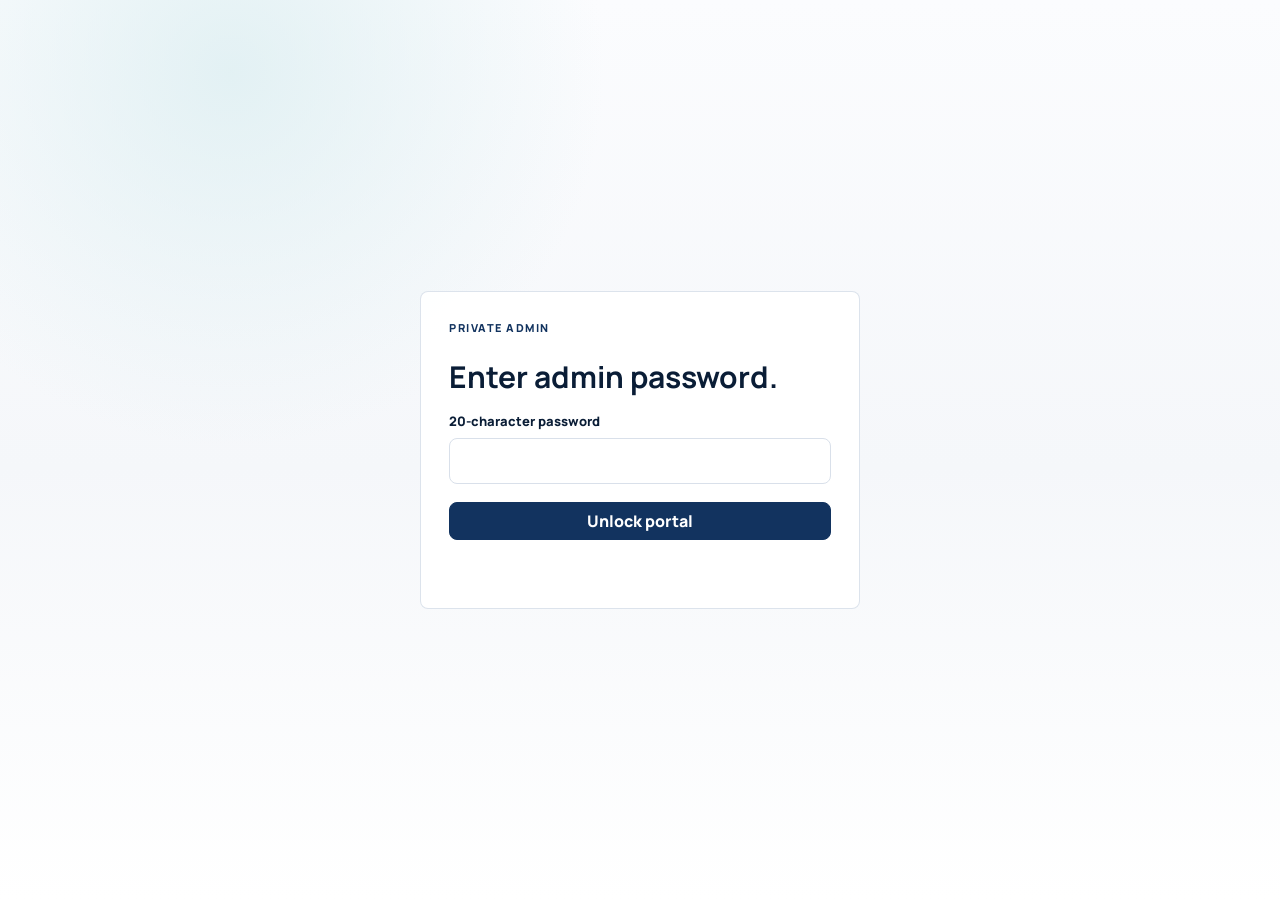
<file: hdlxmpfpfmxwdvbvvu/index.html>
<!doctype html>
<html lang="en">
  <head>
    <meta charset="UTF-8" />
    <meta name="viewport" content="width=device-width, initial-scale=1.0" />
    <base href="../" />
    <title>JM Studios Admin</title>
    <meta name="description" content="Create and update JM Studios client project dashboards." />
    <link rel="preconnect" href="https://fonts.googleapis.com" />
    <link rel="preconnect" href="https://fonts.gstatic.com" crossorigin />
    <link
      href="https://fonts.googleapis.com/css2?family=Manrope:wght@400;500;600;700;800&display=swap"
      rel="stylesheet"
    />
    <link rel="stylesheet" href="portal.css?v=8" />
  </head>
  <body class="admin-body is-locked">
    <header class="portal-topbar">
      <a class="portal-brand" href="index.html" aria-label="JM Studios home">
        <img src="assets/jm-studios-logo.png" alt="" aria-hidden="true" />
        <span>JM Studios</span>
      </a>
      <div class="topbar-actions">
        <button class="text-button" id="exportData" type="button">Export data</button>
        <button class="solid-button" id="newProject" type="button">New dashboard</button>
      </div>
    </header>

    <main class="admin-shell">
      <aside class="project-sidebar" aria-label="Project dashboards">
        <div class="sidebar-heading">
          <p class="eyebrow">Admin</p>
          <h1>Dashboards</h1>
        </div>
        <div class="project-list" id="projectList"></div>
      </aside>

      <section class="editor-panel" aria-label="Dashboard editor">
        <form id="projectForm" class="portal-form">
          <div class="editor-header">
            <div>
              <p class="eyebrow">Dashboard builder</p>
              <h2 id="editorTitle">New client dashboard</h2>
            </div>
            <div class="editor-actions">
              <button class="text-button danger" id="deleteProject" type="button">Delete</button>
              <button class="solid-button" type="submit">Save dashboard</button>
            </div>
          </div>

          <div class="form-grid">
            <label>
              Client name
              <input name="clientName" type="text" autocomplete="off" required />
            </label>
            <label>
              Client email
              <input name="clientEmail" type="email" autocomplete="off" />
            </label>
            <label>
              Project name
              <input name="projectName" type="text" autocomplete="off" required />
            </label>
            <label>
              Dashboard slug
              <input name="slug" type="text" autocomplete="off" required />
            </label>
            <label>
              Client password
              <input name="password" type="text" autocomplete="off" required />
            </label>
            <label>
              Target launch
              <input name="dueDate" type="date" />
            </label>
            <label>
              Project status
              <select name="status">
                <option>Quote sent</option>
                <option>Waiting on content</option>
                <option>Design in progress</option>
                <option>Build in progress</option>
                <option>Ready for review</option>
                <option>Launch prep</option>
                <option>Live</option>
              </select>
            </label>
            <label>
              Preview URL
              <input name="previewUrl" type="url" autocomplete="off" placeholder="https://preview.example.com" />
            </label>
          </div>

          <label class="wide-field">
            Client-facing update
            <textarea name="overview" rows="5" required></textarea>
          </label>

          <section class="setup-editor compact-section" aria-labelledby="setupEditorTitle">
            <div class="section-row">
              <div>
                <p class="eyebrow">Launch setup</p>
                <h3 id="setupEditorTitle">Domain, DNS, SSL, hosting</h3>
              </div>
              <button class="text-button" id="addSetupCheck" type="button">Add check</button>
            </div>
            <div class="setup-list" id="setupList"></div>
          </section>

          <section class="task-editor compact-section" aria-labelledby="taskEditorTitle">
            <div class="section-row">
              <div>
                <p class="eyebrow">Progress</p>
                <h3 id="taskEditorTitle">Checklist</h3>
              </div>
              <button class="text-button" id="addTask" type="button">Add item</button>
            </div>
            <div class="task-list" id="taskList"></div>
          </section>

          <section class="share-panel compact-section" aria-label="Dashboard publishing">
            <div>
              <p class="eyebrow">Client access</p>
              <h3>Dashboard link and password</h3>
              <p>
                Send the client this link and the password separately. The dashboard will show
                the project status, checklist, launch checks, and the preview URL you set above.
                Saving updates this slug dashboard, so refreshing the dashboard shows your latest
                admin changes in this browser.
              </p>
            </div>
            <div class="share-actions">
              <input id="dashboardLink" type="text" readonly aria-label="Dashboard link" />
              <button class="solid-button" id="copyDashboardLink" type="button">Copy link</button>
              <button class="text-button" id="copyPassword" type="button">Copy password</button>
              <a class="text-button" id="openDashboard" href="../dashboard.html" target="_blank" rel="noreferrer">Open</a>
            </div>
          </section>

          <section class="client-request-panel compact-section" aria-label="Client setup request">
            <div class="section-row">
              <div>
                <p class="eyebrow">Client request</p>
                <h3>Ask for setup access</h3>
                <p class="helper-copy">
                  Pick a preset or write a custom request. It shows at the top of this client dashboard and emails them through Resend.
                </p>
              </div>
            </div>
            <div class="request-preset-actions" aria-label="Setup request presets">
              <button class="text-button" data-client-request-preset="stripe" type="button">Stripe preset</button>
              <button class="text-button" data-client-request-preset="supabase" type="button">Supabase preset</button>
              <button class="text-button" data-client-request-preset="resend" type="button">Resend preset</button>
            </div>
            <div class="client-request-fields">
              <label>
                Request title
                <input id="clientRequestTitle" type="text" autocomplete="off" placeholder="Create Stripe account" />
              </label>
              <label class="wide-field">
                Request message
                <textarea id="clientRequestMessage" rows="4" placeholder="Tell the client exactly what to do."></textarea>
              </label>
            </div>
            <div class="client-request-actions">
              <button class="solid-button" id="sendClientRequest" type="button">Send request</button>
              <button class="text-button danger" id="clearClientRequest" type="button">Clear request</button>
            </div>
            <article class="client-request-summary" id="clientRequestSummary">
              <strong>Active request</strong>
              <p>No setup request is active for this dashboard.</p>
            </article>
            <p class="portal-status" id="clientRequestStatus" role="status" aria-live="polite"></p>
          </section>

          <section class="payment-request-panel compact-section" aria-label="Payment request">
            <div class="section-row">
              <div>
                <p class="eyebrow">Payment</p>
                <h3>Continue development request</h3>
                <p class="helper-copy">
                  After the first preview is ready, choose the package to request. The client dashboard will show that payment button at the top, and Resend will email the Stripe link.
                </p>
              </div>
            </div>
            <div class="payment-request-actions" aria-label="Request package payment">
              <button class="solid-button" data-payment-plan="starter" type="button">Ask for Starter website</button>
              <button class="solid-button" data-payment-plan="full" type="button">Ask for Full build</button>
              <button class="solid-button" data-payment-plan="care" type="button">Ask for Care package</button>
            </div>
            <div class="payment-plan-links" aria-label="Stripe payment links">
              <label>
                Starter website link
                <input id="starterPaymentLink" type="url" autocomplete="off" placeholder="https://buy.stripe.com/..." />
              </label>
              <label>
                Full build link
                <input id="fullPaymentLink" type="url" autocomplete="off" placeholder="https://buy.stripe.com/..." />
              </label>
              <label>
                Care package link
                <input id="carePaymentLink" type="url" autocomplete="off" placeholder="https://buy.stripe.com/..." />
              </label>
              <button class="text-button" id="savePaymentLinks" type="button">Save payment links</button>
            </div>
            <article class="payment-status-card" id="paymentStatusSummary">
              <strong>Payment status</strong>
              <p>No payment has been recorded for this dashboard yet.</p>
            </article>
            <p class="portal-status" id="paymentRequestStatus" role="status" aria-live="polite"></p>
          </section>

          <section class="file-request-editor compact-section" aria-labelledby="fileRequestEditorTitle">
            <div class="section-row">
              <div>
                <p class="eyebrow">Client files</p>
                <h3 id="fileRequestEditorTitle">Upload requests</h3>
              </div>
              <button class="text-button" id="addFileRequest" type="button">Add request</button>
            </div>
            <p class="helper-copy">
              Ask the client for logos, fonts, an existing site folder, brand photos, or any files you need.
              Their uploads show here after they save them from the dashboard.
            </p>
            <div class="file-request-list admin-request-list" id="fileRequestList"></div>
          </section>

          <section class="website-preview-editor compact-section" aria-labelledby="websitePreviewTitle">
            <div class="section-row preview-heading-row">
              <div>
                <p class="eyebrow">Website preview</p>
                <h3 id="websitePreviewTitle">Imported build tester</h3>
              </div>
              <label class="file-import-button">
                Import folder
                <input id="previewFolderInput" type="file" multiple webkitdirectory />
              </label>
              <label class="file-import-button secondary-import">
                Import files
                <input id="previewFileInput" type="file" multiple />
              </label>
            </div>

            <div class="preview-toolbar" aria-label="Website preview controls">
              <label>
                Page
                <select id="previewRoute"></select>
              </label>
              <div class="viewport-controls" role="group" aria-label="Preview viewport size">
                <button class="text-button active" data-preview-size="desktop" type="button">Desktop</button>
                <button class="text-button" data-preview-size="tablet" type="button">Tablet</button>
                <button class="text-button" data-preview-size="mobile" type="button">Mobile</button>
              </div>
              <button class="text-button danger" id="clearPreview" type="button">Clear preview</button>
            </div>

            <div class="browser-preview-shell" id="browserPreviewShell" data-scroll-guard>
              <div class="browser-preview-top">
                <span></span>
                <span></span>
                <span></span>
                <p id="previewAddress">No website imported</p>
              </div>
              <div class="preview-empty" id="previewEmpty">
                <strong>Import a static site folder to preview it here.</strong>
                <p>Choose the folder that contains the website files, like index.html, CSS, JS, and images.</p>
              </div>
              <iframe id="websitePreviewFrame" title="Imported website preview" sandbox="allow-scripts allow-forms allow-popups"></iframe>
            </div>

            <div class="admin-feedback-panel" aria-label="Client preview feedback">
              <div class="section-row">
                <div>
                  <p class="eyebrow">Client feedback</p>
                  <h3>Preview notes and annotations</h3>
                </div>
              </div>
              <article class="feedback-note-card">
                <strong>General preview notes</strong>
                <p id="adminPreviewNotes">No preview notes yet.</p>
              </article>
              <div class="annotation-list" id="adminAnnotationList"></div>
            </div>
          </section>
          <p class="portal-status" id="portalStatus" role="status" aria-live="polite"></p>
        </form>
      </section>
    </main>

    <script src="contact-config.js"></script>
    <script src="admin.js?v=8"></script>
  </body>
</html>
</file>
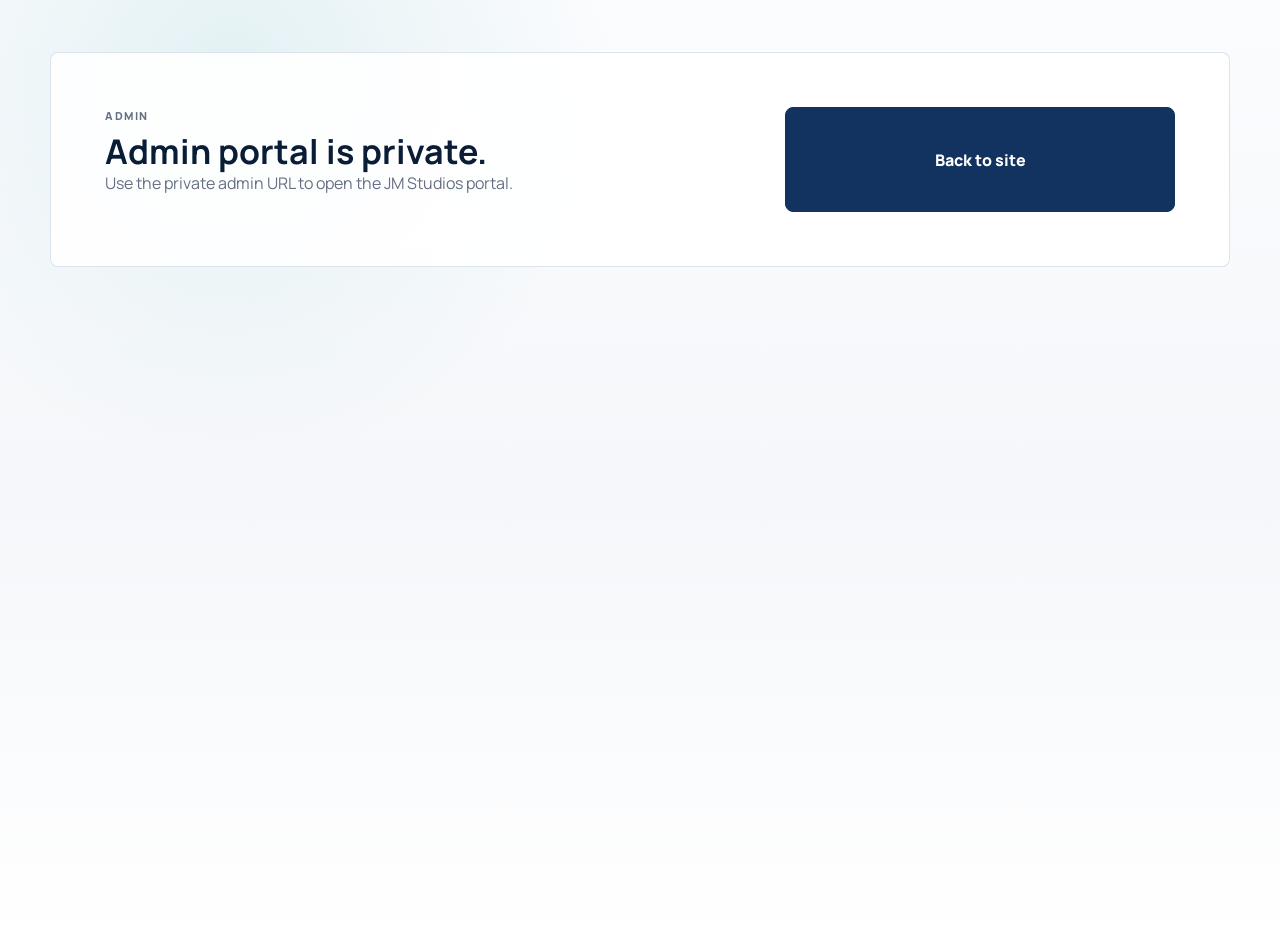
<file: admin.html>
<!doctype html>
<html lang="en">
  <head>
    <meta charset="UTF-8" />
    <meta name="viewport" content="width=device-width, initial-scale=1.0" />
    <title>JM Studios Admin</title>
    <meta name="description" content="Create and update JM Studios client project dashboards." />
    <link rel="preconnect" href="https://fonts.googleapis.com" />
    <link rel="preconnect" href="https://fonts.gstatic.com" crossorigin />
    <link
      href="https://fonts.googleapis.com/css2?family=Manrope:wght@400;500;600;700;800&display=swap"
      rel="stylesheet"
    />
    <link rel="stylesheet" href="portal.css?v=1" />
  </head>
  <body class="admin-body">
    <main class="dashboard-shell">
      <section class="access-panel">
        <div>
          <p class="eyebrow">Admin</p>
          <h1>Admin portal is private.</h1>
          <p>Use the private admin URL to open the JM Studios portal.</p>
        </div>
        <a class="solid-button" href="index.html">Back to site</a>
      </section>
    </main>
  </body>
</html>
</file>
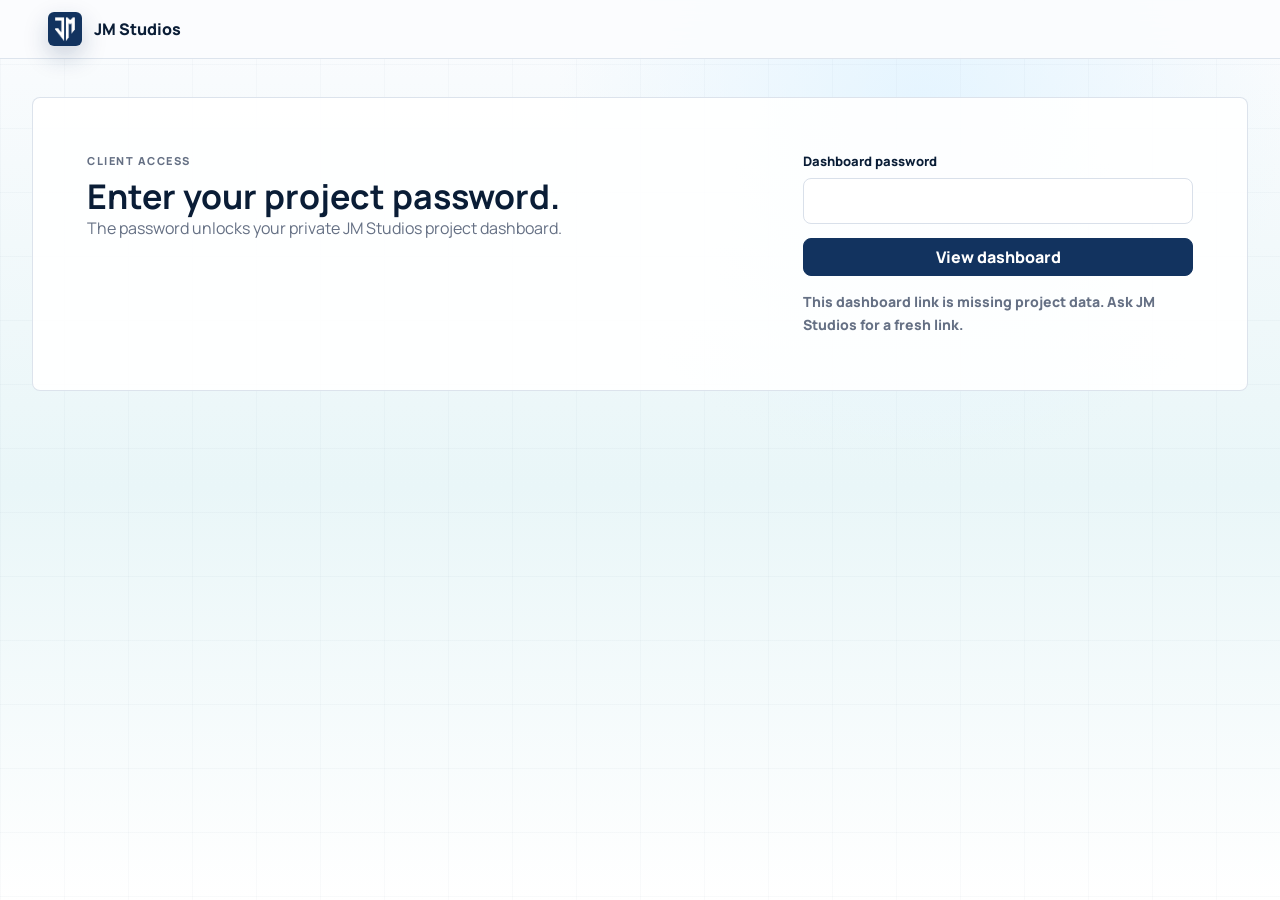
<file: dashboard.html>
<!doctype html>
<html lang="en">
  <head>
    <meta charset="UTF-8" />
    <meta name="viewport" content="width=device-width, initial-scale=1.0" />
    <title>JM Studios Project Dashboard</title>
    <meta name="description" content="Client project dashboard for JM Studios website builds." />
    <link rel="preconnect" href="https://fonts.googleapis.com" />
    <link rel="preconnect" href="https://fonts.gstatic.com" crossorigin />
    <link
      href="https://fonts.googleapis.com/css2?family=Manrope:wght@400;500;600;700;800&display=swap"
      rel="stylesheet"
    />
    <link rel="stylesheet" href="portal.css?v=9" />
  </head>
  <body class="dashboard-body client-dashboard-body">
    <header class="portal-topbar client-topbar">
      <a class="portal-brand" href="index.html" aria-label="JM Studios home">
        <img src="assets/jm-studios-logo.png" alt="" aria-hidden="true" />
        <span>JM Studios</span>
      </a>
    </header>

    <main class="dashboard-shell">
      <section class="access-panel" id="accessPanel">
        <div>
          <p class="eyebrow">Client access</p>
          <h1>Enter your project password.</h1>
          <p>The password unlocks your private JM Studios project dashboard.</p>
        </div>
        <form id="passwordForm" class="password-form">
          <label>
            Dashboard password
            <input id="dashboardPassword" type="password" autocomplete="current-password" required />
          </label>
          <button class="solid-button" type="submit">View dashboard</button>
          <p class="portal-status" id="dashboardStatus" role="status" aria-live="polite"></p>
        </form>
      </section>

      <section class="client-dashboard hidden" id="clientDashboard" aria-live="polite">
        <section class="client-hero" id="status">
          <div class="client-browser-card" aria-label="Website project status preview">
            <div class="client-browser-top">
              <span></span>
              <span></span>
              <span></span>
              <p id="projectName">clientsite.com</p>
            </div>
            <div class="client-browser-content">
              <article class="payment-banner hidden" id="paymentBanner">
                <div>
                  <span>Payment requested</span>
                  <strong id="paymentBannerTitle">Pay for us to keep developing it.</strong>
                  <p>JM Studios has sent the first working preview. Complete the payment to keep the build moving.</p>
                  <label class="payment-terms-row" id="paymentTermsRow">
                    <input id="paymentTermsAccepted" type="checkbox" />
                    <span>
                      I agree to the
                      <a href="terms.html" target="_blank" rel="noreferrer">Terms & Conditions</a>
                      before continuing.
                    </span>
                  </label>
                  <small class="payment-terms-status" id="paymentTermsStatus" aria-live="polite"></small>
                </div>
                <a class="solid-button hidden is-disabled" id="paymentLink" href="#" target="_blank" rel="noreferrer" aria-disabled="true">Pay with Stripe</a>
              </article>
              <aside class="payment-sticky-reminder hidden" id="paymentStickyReminder" aria-live="polite">
                <span>Payment is required to continue development.</span>
                <button class="text-button" id="scrollToPayment" type="button">Back to payment</button>
              </aside>
              <article class="client-request-banner hidden" id="clientRequestBanner">
                <div>
                  <span>Action needed</span>
                  <strong id="clientRequestTitle">Setup request from JM Studios.</strong>
                  <p id="clientRequestMessage">JM Studios needs one setup item before continuing.</p>
                </div>
              </article>
              <aside class="request-sticky-reminder hidden" id="clientRequestStickyReminder" aria-live="polite">
                <span id="clientRequestReminderText">JM Studios needs one setup item.</span>
                <button class="text-button" id="scrollToClientRequest" type="button">Back to request</button>
              </aside>

              <article class="mock-project-intro">
                <p class="eyebrow" id="clientName"></p>
                <h1 id="projectTitle"></h1>
                <p id="projectOverview"></p>
                <div class="client-hero-meta">
                  <span id="projectStatus"></span>
                  <span id="launchDate"></span>
                </div>
              </article>
              <article class="mock-status-card">
                <span>Launch status</span>
                <strong id="heroStatus"></strong>
                <div class="mock-progress"><i id="heroProgress"></i></div>
              </article>
              <article class="mock-mini-card">
                <span>Domain</span>
                <strong id="heroDomain"></strong>
              </article>
              <article class="mock-mini-card">
                <span>DNS</span>
                <strong id="heroDns"></strong>
              </article>
              <article class="mock-mini-card dark">
                <span>SSL</span>
                <strong id="heroSsl"></strong>
              </article>
              <article class="mock-mini-card dark">
                <span>Hosting</span>
                <strong id="heroHosting"></strong>
              </article>
              <article class="mock-site-preview" id="preview" data-scroll-guard>
                <div class="mock-preview-top">
                  <div class="preview-title-stack">
                    <span id="livePreviewAddress">Preview URL not set</span>
                    <small id="previewUpdatedAt">Last updated: Not yet</small>
                  </div>
                  <div class="preview-actions">
                    <button class="text-button hidden" id="toggleAnnotation" type="button">Annotate</button>
                    <a class="hidden" id="openPreviewLink" href="#" target="_blank" rel="noreferrer">Open</a>
                  </div>
                </div>
                <div class="preview-empty" id="livePreviewEmpty">
                  <strong>Preview is not ready yet.</strong>
                  <p>JM Studios will add the website preview here when there is a build ready to test.</p>
                </div>
                <iframe id="livePreviewFrame" class="hidden" title="Website preview"></iframe>
                <div class="annotation-composer hidden" id="annotationComposer">
                  <div>
                    <strong id="annotationTargetLabel">Selected element</strong>
                    <p>Write what should change or what you noticed.</p>
                  </div>
                  <textarea id="annotationNoteInput" rows="3" placeholder="Example: Make this headline shorter, change this photo, or fix this button."></textarea>
                  <div class="composer-actions">
                    <button class="solid-button" id="saveAnnotation" type="button">Save note</button>
                    <button class="text-button" id="cancelAnnotation" type="button">Cancel</button>
                  </div>
                </div>
                <div class="preview-feedback">
                  <label>
                    Preview notes
                    <textarea id="previewNotesInput" rows="4" placeholder="Write general thoughts about the preview here."></textarea>
                  </label>
                  <div class="composer-actions">
                    <button class="solid-button" id="savePreviewNotes" type="button">Save preview notes</button>
                    <p class="portal-status" id="feedbackStatus" role="status" aria-live="polite"></p>
                  </div>
                  <div class="annotation-list" id="clientAnnotationList"></div>
                </div>
              </article>

              <article class="mock-dashboard-list project-files-panel" id="projectFiles">
                <div class="section-row">
                  <div>
                    <span>Files</span>
                    <strong>Project files and requests</strong>
                  </div>
                </div>
                <p class="helper-copy">Upload logos, fonts, existing website files, or anything JM Studios requested for this build.</p>
                <div class="file-request-list" id="clientFileRequestList"></div>
              </article>

              <article class="mock-dashboard-list" id="checklist">
                <div class="section-row">
                  <div>
                    <span>Progress</span>
                    <strong>Build checklist</strong>
                  </div>
                  <b id="progressPercent"></b>
                </div>
                <div class="meter" aria-hidden="true"><span id="progressBar"></span></div>
                <div class="client-task-list" id="clientTaskList"></div>
              </article>

              <article class="mock-dashboard-list">
                <div>
                  <span>Launch setup</span>
                  <strong>Technical checks</strong>
                </div>
                <div class="client-setup-list" id="clientSetupList"></div>
              </article>
            </div>
          </div>
        </section>
      </section>
    </main>

    <script src="dashboard.js?v=11"></script>
  </body>
</html>
</file>
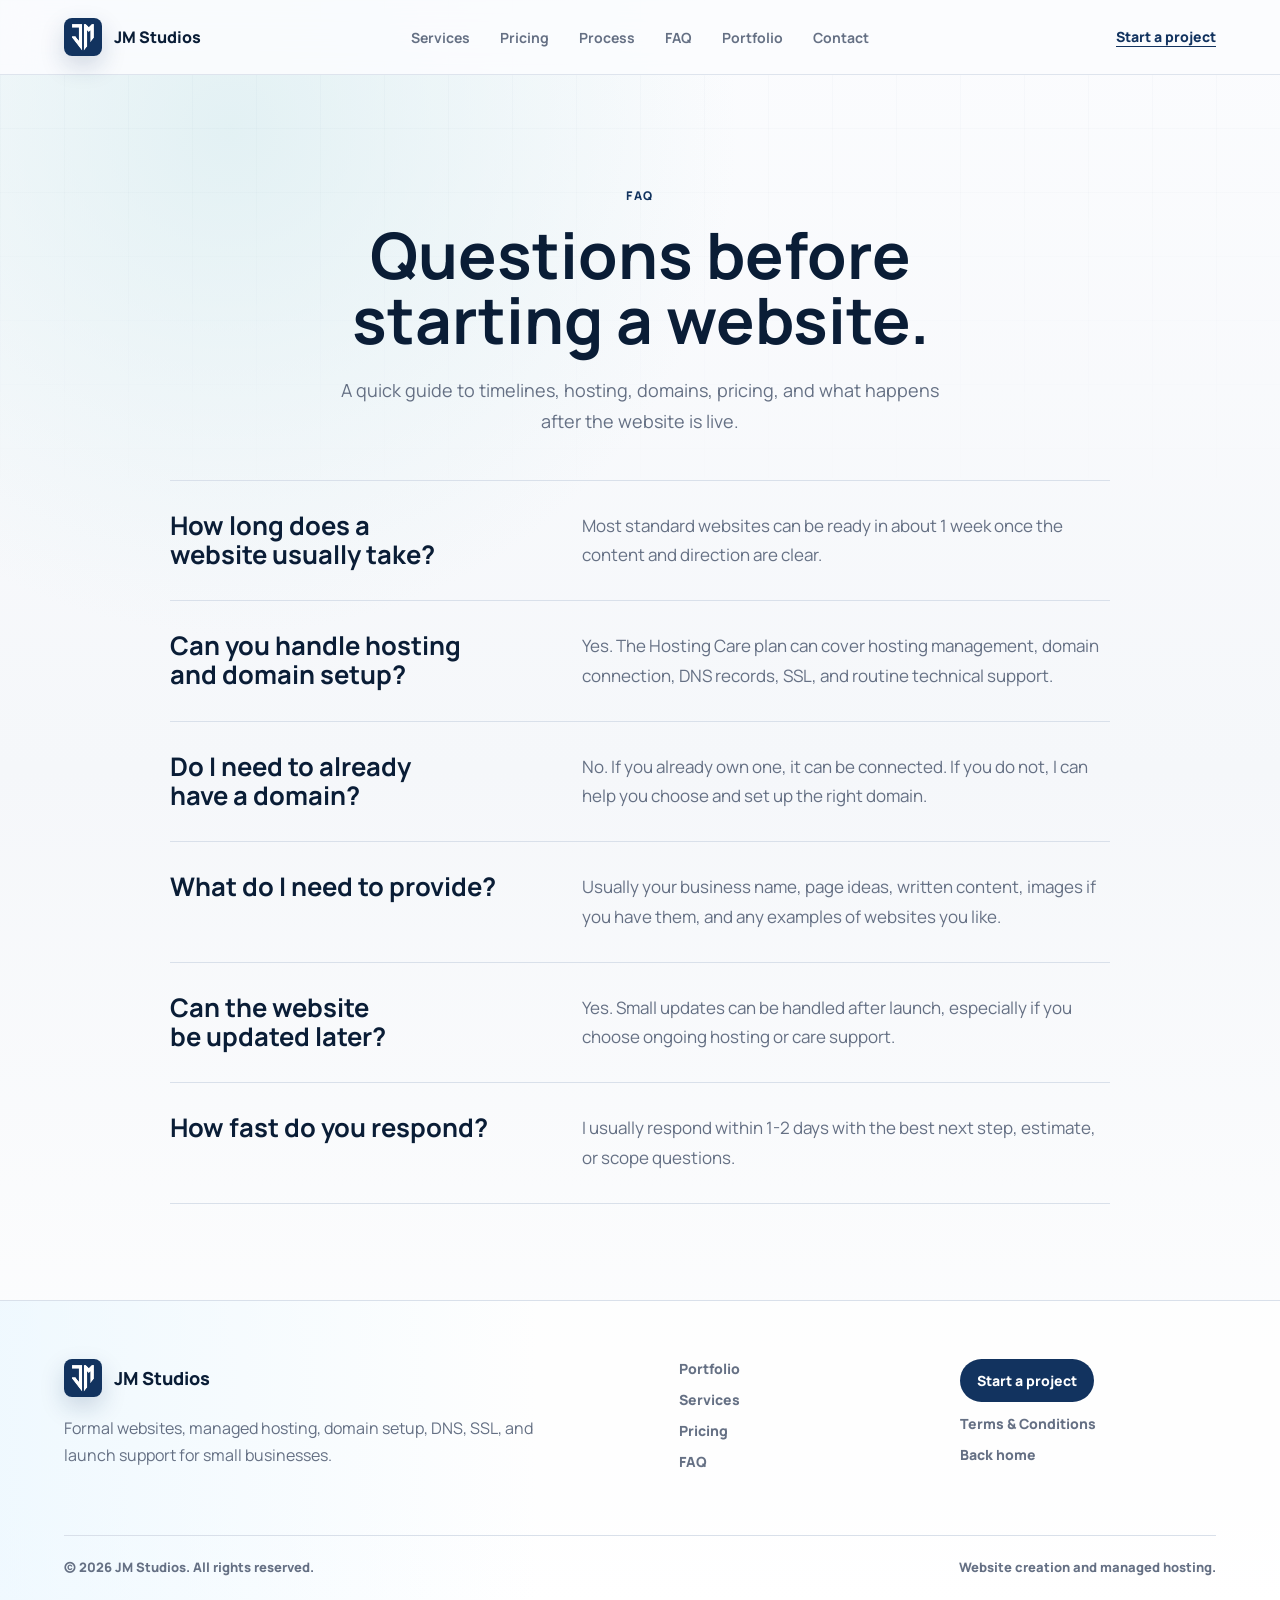
<file: faq.html>
<!doctype html>
<html lang="en">
  <head>
    <meta charset="UTF-8" />
    <meta name="viewport" content="width=device-width, initial-scale=1.0" />
    <title>FAQ | JM Studios</title>
    <meta
      name="description"
      content="Frequently asked questions about website builds, hosting, domains, DNS, launch timing, and care plans from JM Studios."
    />
    <link rel="preconnect" href="https://fonts.googleapis.com" />
    <link rel="preconnect" href="https://fonts.gstatic.com" crossorigin />
    <link
      href="https://fonts.googleapis.com/css2?family=Manrope:wght@400;500;600;700;800&display=swap"
      rel="stylesheet"
    />
    <link rel="stylesheet" href="styles.css?v=7" />
  </head>
  <body>
    <header class="site-header" data-elevate>
      <a class="brand" href="index.html" aria-label="JM Studios home">
        <img class="brand-mark" src="assets/jm-studios-logo.png" alt="" aria-hidden="true" />
        <span>JM Studios</span>
      </a>
      <nav class="desktop-nav" aria-label="Primary navigation">
        <a href="index.html#services">Services</a>
        <a href="index.html#pricing">Pricing</a>
        <a href="index.html#process">Process</a>
        <a href="faq.html" aria-current="page">FAQ</a>
        <a href="index.html#portfolio">Portfolio</a>
        <a href="index.html#contact">Contact</a>
      </nav>
      <a class="nav-action" href="index.html#contact">Start a project</a>
    </header>

    <main>
      <section class="faq-hero section-shell">
        <p class="eyebrow">FAQ</p>
        <h1>Questions before starting a website.</h1>
        <p>
          A quick guide to timelines, hosting, domains, pricing, and what happens after the
          website is live.
        </p>
      </section>

      <section class="faq-list section-shell" aria-label="Frequently asked questions">
        <article>
          <h2>How long does a website usually take?</h2>
          <p>Most standard websites can be ready in about 1 week once the content and direction are clear.</p>
        </article>
        <article>
          <h2>Can you handle hosting and domain setup?</h2>
          <p>Yes. The Hosting Care plan can cover hosting management, domain connection, DNS records, SSL, and routine technical support.</p>
        </article>
        <article>
          <h2>Do I need to already have a domain?</h2>
          <p>No. If you already own one, it can be connected. If you do not, I can help you choose and set up the right domain.</p>
        </article>
        <article>
          <h2>What do I need to provide?</h2>
          <p>Usually your business name, page ideas, written content, images if you have them, and any examples of websites you like.</p>
        </article>
        <article>
          <h2>Can the website be updated later?</h2>
          <p>Yes. Small updates can be handled after launch, especially if you choose ongoing hosting or care support.</p>
        </article>
        <article>
          <h2>How fast do you respond?</h2>
          <p>I usually respond within 1-2 days with the best next step, estimate, or scope questions.</p>
        </article>
      </section>
    </main>

    <footer class="site-footer">
      <div class="footer-main">
        <a class="footer-brand" href="index.html" aria-label="JM Studios home">
          <img class="brand-mark" src="assets/jm-studios-logo.png" alt="" aria-hidden="true" />
          <span>JM Studios</span>
        </a>
        <p>Formal websites, managed hosting, domain setup, DNS, SSL, and launch support for small businesses.</p>
      </div>
      <nav class="footer-nav" aria-label="Footer navigation">
        <a href="index.html#portfolio">Portfolio</a>
        <a href="index.html#services">Services</a>
        <a href="pricing.html">Pricing</a>
        <a href="faq.html">FAQ</a>
      </nav>
      <div class="footer-actions">
        <a class="footer-cta" href="index.html#contact">Start a project</a>
        <a href="terms.html">Terms & Conditions</a>
        <a href="index.html">Back home</a>
      </div>
      <div class="footer-bottom">
        <span>© 2026 JM Studios. All rights reserved.</span>
        <span>Website creation and managed hosting.</span>
      </div>
    </footer>
  </body>
</html>
</file>
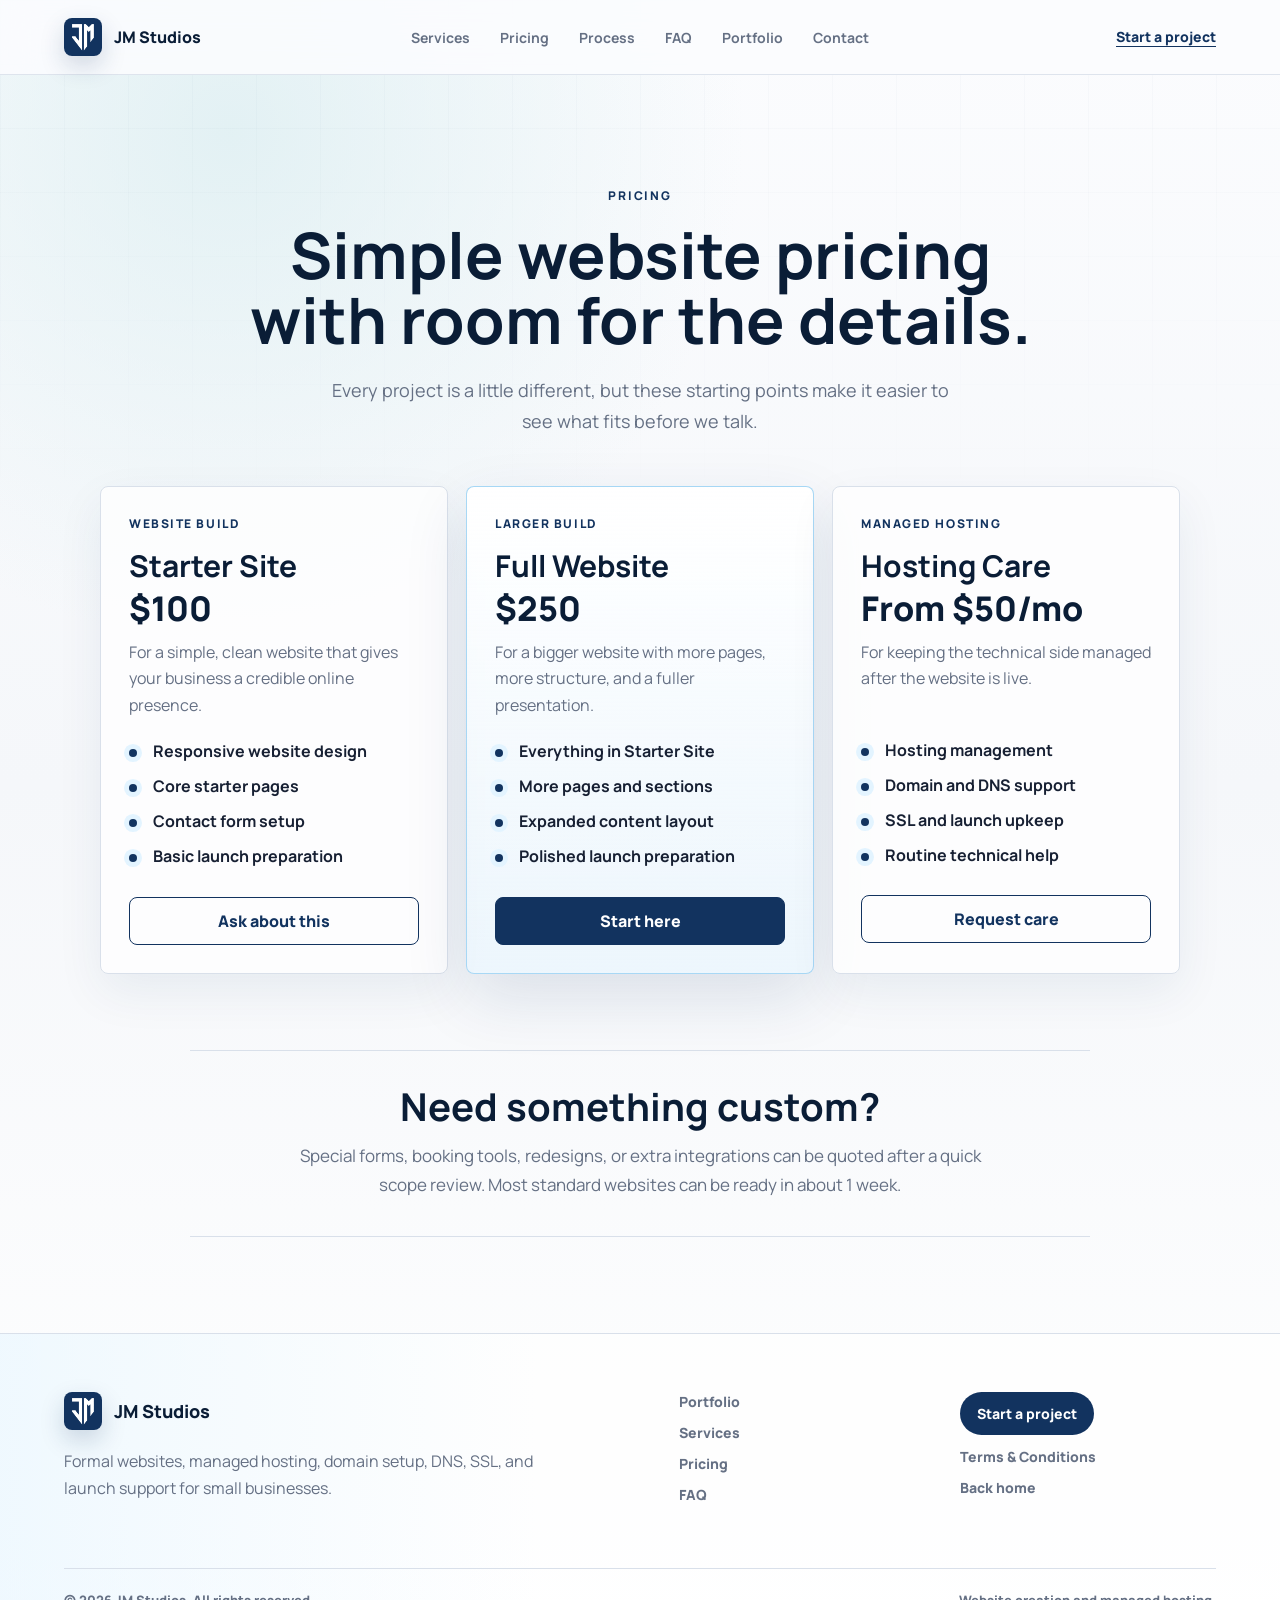
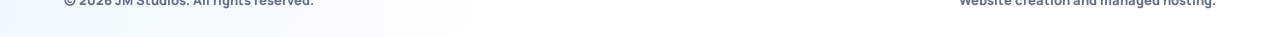
<file: pricing.html>
<!doctype html>
<html lang="en">
  <head>
    <meta charset="UTF-8" />
    <meta name="viewport" content="width=device-width, initial-scale=1.0" />
    <title>Pricing | JM Studios</title>
    <meta
      name="description"
      content="Website design, build, hosting setup, and care pricing for JM Studios."
    />
    <link rel="preconnect" href="https://fonts.googleapis.com" />
    <link rel="preconnect" href="https://fonts.gstatic.com" crossorigin />
    <link
      href="https://fonts.googleapis.com/css2?family=Manrope:wght@400;500;600;700;800&display=swap"
      rel="stylesheet"
    />
    <link rel="stylesheet" href="styles.css?v=7" />
  </head>
  <body>
    <header class="site-header" data-elevate>
      <a class="brand" href="index.html" aria-label="JM Studios home">
        <img class="brand-mark" src="assets/jm-studios-logo.png" alt="" aria-hidden="true" />
        <span>JM Studios</span>
      </a>
      <nav class="desktop-nav" aria-label="Primary navigation">
        <a href="index.html#services">Services</a>
        <a href="pricing.html" aria-current="page">Pricing</a>
        <a href="index.html#process">Process</a>
        <a href="faq.html">FAQ</a>
        <a href="index.html#portfolio">Portfolio</a>
        <a href="index.html#contact">Contact</a>
      </nav>
      <a class="nav-action" href="index.html#contact">Start a project</a>
    </header>

    <main>
      <section class="pricing-hero section-shell">
        <p class="eyebrow">Pricing</p>
        <h1>Simple website pricing with room for the details.</h1>
        <p>
          Every project is a little different, but these starting points make it easier to see
          what fits before we talk.
        </p>
      </section>

      <section class="pricing-grid section-shell" aria-label="Pricing options">
        <article class="pricing-card">
          <span class="pricing-label">Website build</span>
          <h2>Starter Site</h2>
          <p class="price">$100</p>
          <p class="pricing-copy">For a simple, clean website that gives your business a credible online presence.</p>
          <ul>
            <li>Responsive website design</li>
            <li>Core starter pages</li>
            <li>Contact form setup</li>
            <li>Basic launch preparation</li>
          </ul>
          <a class="button secondary" href="index.html#contact">Ask about this</a>
        </article>

        <article class="pricing-card featured">
          <span class="pricing-label">Larger build</span>
          <h2>Full Website</h2>
          <p class="price">$250</p>
          <p class="pricing-copy">For a bigger website with more pages, more structure, and a fuller presentation.</p>
          <ul>
            <li>Everything in Starter Site</li>
            <li>More pages and sections</li>
            <li>Expanded content layout</li>
            <li>Polished launch preparation</li>
          </ul>
          <a class="button primary" href="index.html#contact">Start here</a>
        </article>

        <article class="pricing-card">
          <span class="pricing-label">Managed hosting</span>
          <h2>Hosting Care</h2>
          <p class="price">From $50/mo</p>
          <p class="pricing-copy">For keeping the technical side managed after the website is live.</p>
          <ul>
            <li>Hosting management</li>
            <li>Domain and DNS support</li>
            <li>SSL and launch upkeep</li>
            <li>Routine technical help</li>
          </ul>
          <a class="button secondary" href="index.html#contact">Request care</a>
        </article>
      </section>

      <section class="pricing-note section-shell">
        <h2>Need something custom?</h2>
        <p>
          Special forms, booking tools, redesigns, or extra integrations can be quoted after a
          quick scope review. Most standard websites can be ready in about 1 week.
        </p>
      </section>
    </main>

    <footer class="site-footer">
      <div class="footer-main">
        <a class="footer-brand" href="index.html" aria-label="JM Studios home">
          <img class="brand-mark" src="assets/jm-studios-logo.png" alt="" aria-hidden="true" />
          <span>JM Studios</span>
        </a>
        <p>Formal websites, managed hosting, domain setup, DNS, SSL, and launch support for small businesses.</p>
      </div>
      <nav class="footer-nav" aria-label="Footer navigation">
        <a href="index.html#portfolio">Portfolio</a>
        <a href="index.html#services">Services</a>
        <a href="pricing.html">Pricing</a>
        <a href="faq.html">FAQ</a>
      </nav>
      <div class="footer-actions">
        <a class="footer-cta" href="index.html#contact">Start a project</a>
        <a href="terms.html">Terms & Conditions</a>
        <a href="index.html">Back home</a>
      </div>
      <div class="footer-bottom">
        <span>© 2026 JM Studios. All rights reserved.</span>
        <span>Website creation and managed hosting.</span>
      </div>
    </footer>
  </body>
</html>
</file>
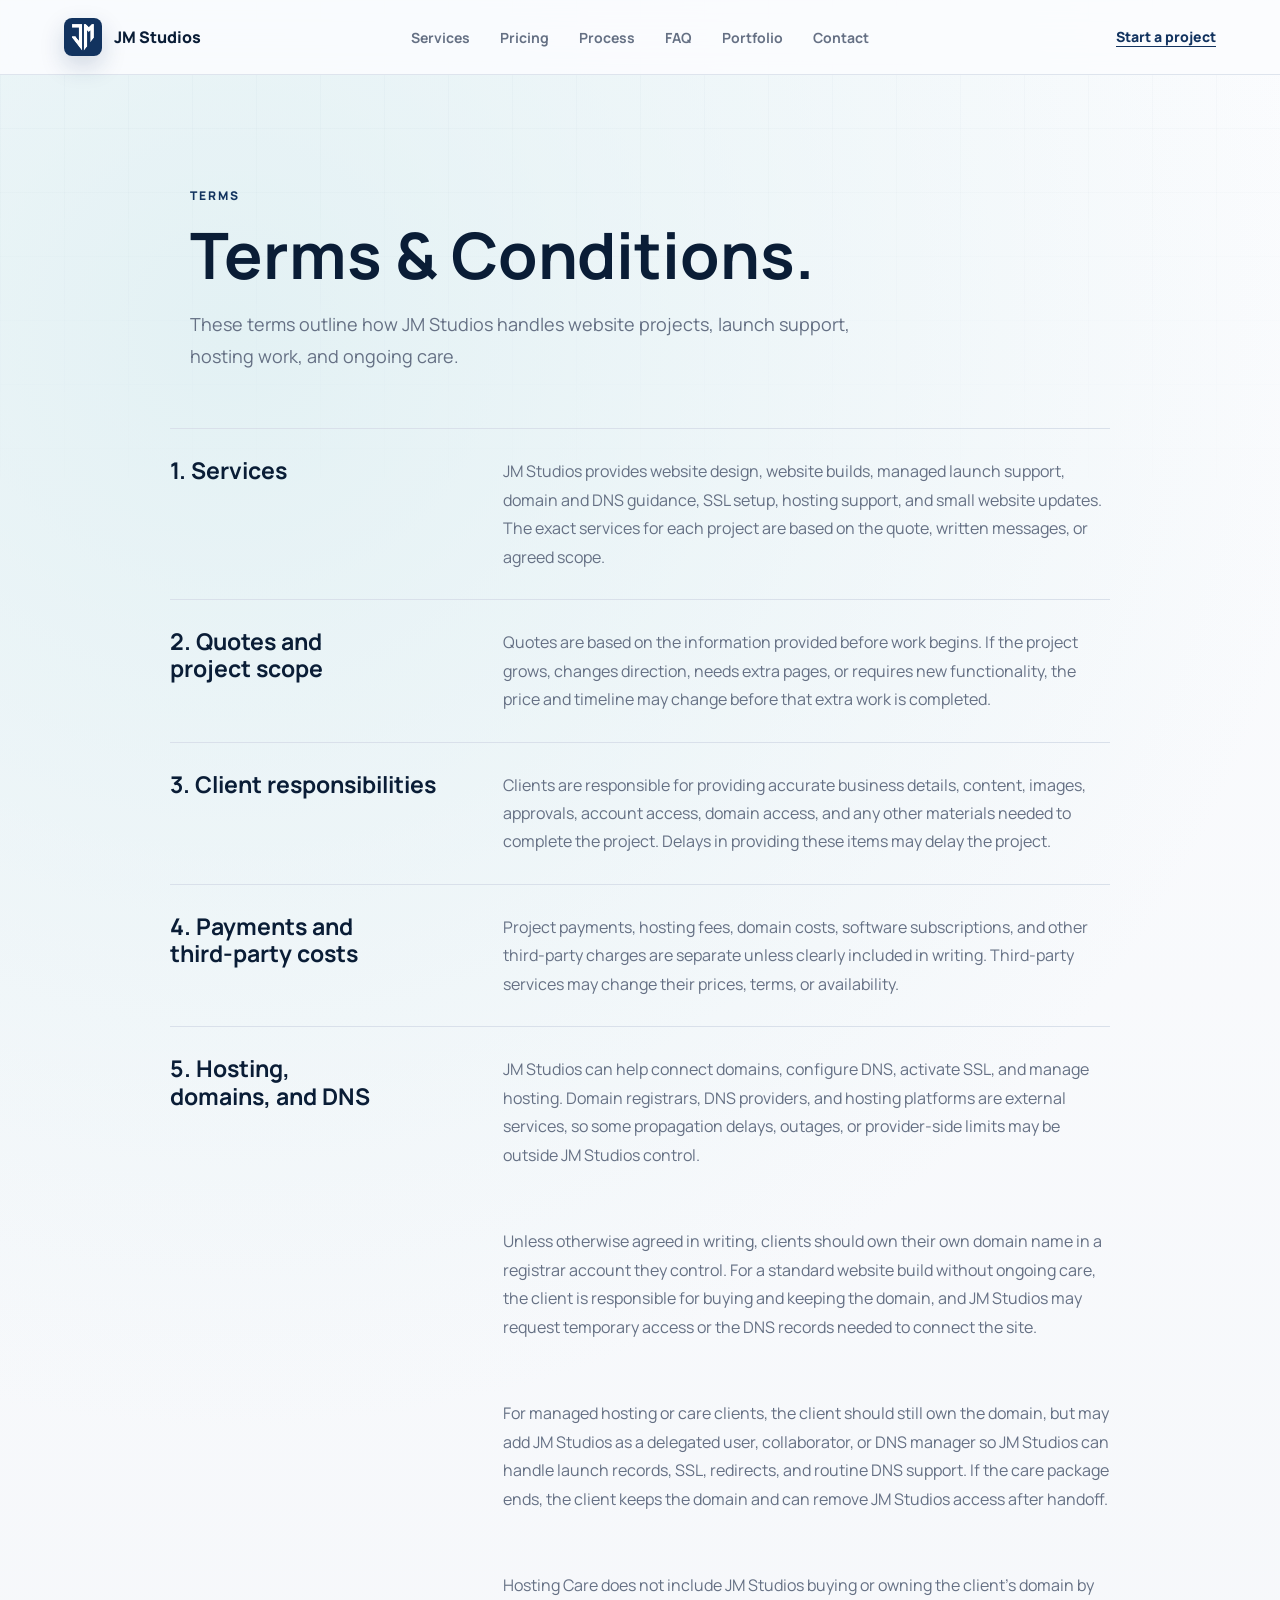
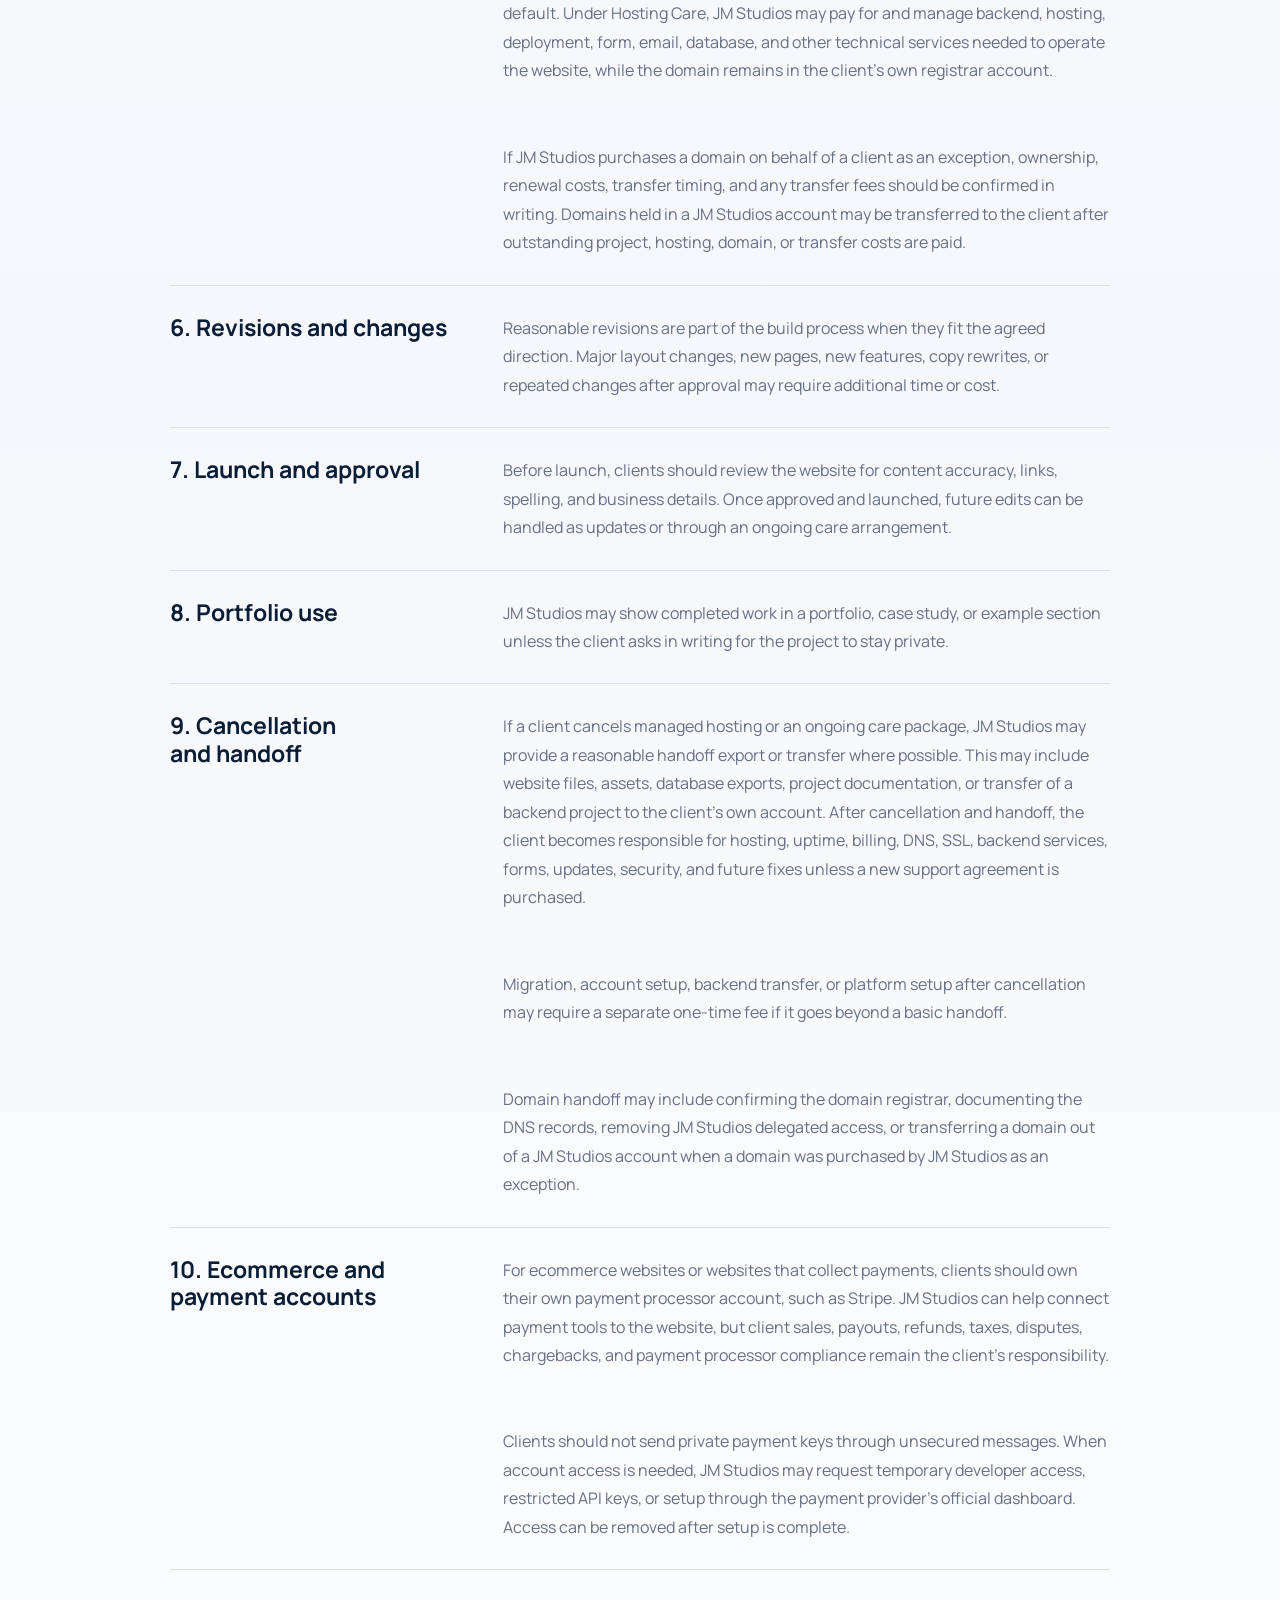
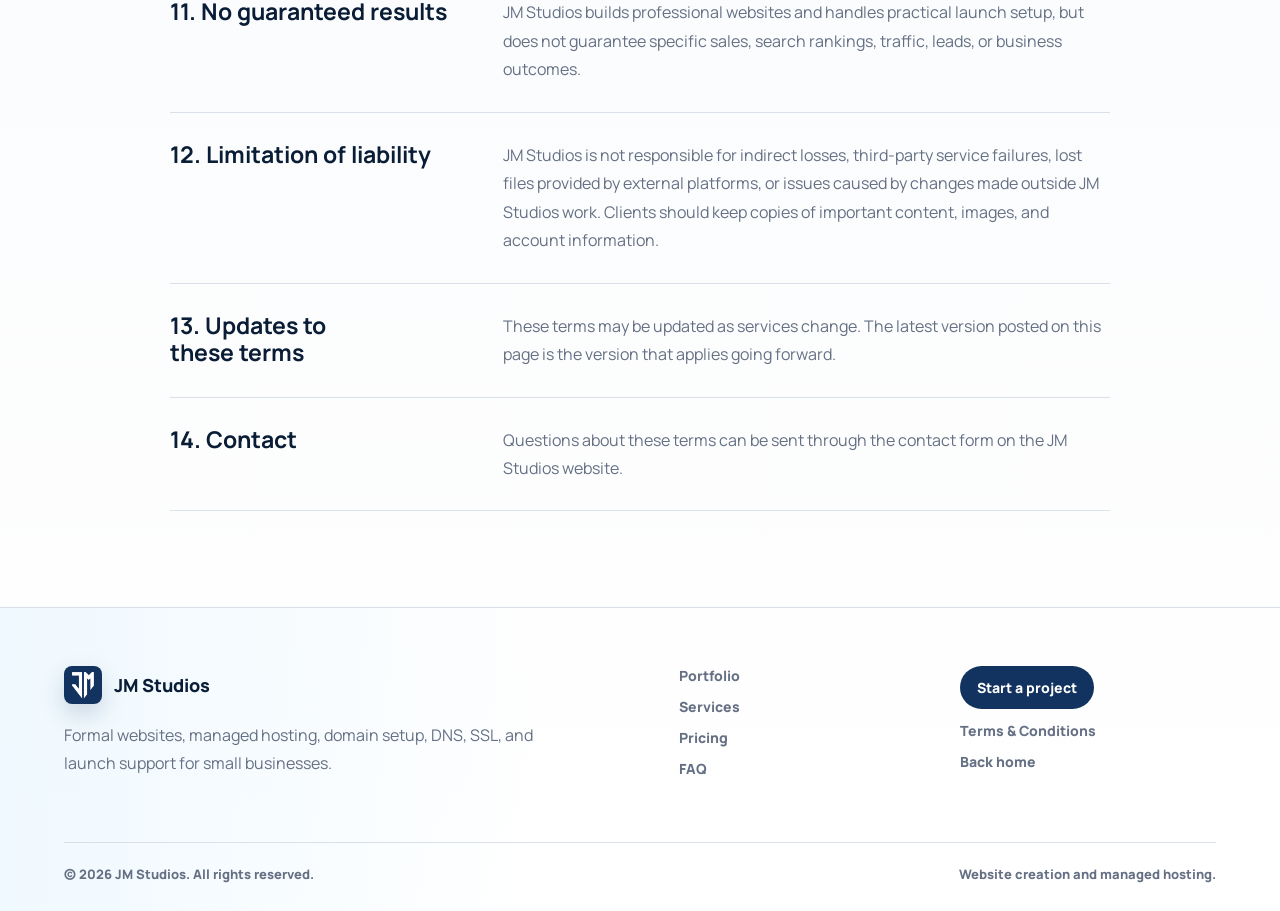
<file: terms.html>
<!doctype html>
<html lang="en">
  <head>
    <meta charset="UTF-8" />
    <meta name="viewport" content="width=device-width, initial-scale=1.0" />
    <title>Terms & Conditions | JM Studios</title>
    <meta
      name="description"
      content="Terms and conditions for JM Studios website design, build, launch, hosting, and support services."
    />
    <link rel="preconnect" href="https://fonts.googleapis.com" />
    <link rel="preconnect" href="https://fonts.gstatic.com" crossorigin />
    <link
      href="https://fonts.googleapis.com/css2?family=Manrope:wght@400;500;600;700;800&display=swap"
      rel="stylesheet"
    />
    <link rel="stylesheet" href="styles.css?v=7" />
  </head>
  <body>
    <header class="site-header" data-elevate>
      <a class="brand" href="index.html" aria-label="JM Studios home">
        <img class="brand-mark" src="assets/jm-studios-logo.png" alt="" aria-hidden="true" />
        <span>JM Studios</span>
      </a>
      <nav class="desktop-nav" aria-label="Primary navigation">
        <a href="index.html#services">Services</a>
        <a href="pricing.html">Pricing</a>
        <a href="index.html#process">Process</a>
        <a href="faq.html">FAQ</a>
        <a href="index.html#portfolio">Portfolio</a>
        <a href="index.html#contact">Contact</a>
      </nav>
      <a class="nav-action" href="index.html#contact">Start a project</a>
    </header>

    <main>
      <section class="legal-hero section-shell">
        <p class="eyebrow">Terms</p>
        <h1>Terms & Conditions.</h1>
        <p>
          These terms outline how JM Studios handles website projects, launch support, hosting
          work, and ongoing care.
        </p>
      </section>

      <section class="legal-content section-shell" aria-label="Terms and conditions">
        <article>
          <h2>1. Services</h2>
          <p>
            JM Studios provides website design, website builds, managed launch support, domain
            and DNS guidance, SSL setup, hosting support, and small website updates. The exact
            services for each project are based on the quote, written messages, or agreed scope.
          </p>
        </article>

        <article>
          <h2>2. Quotes and project scope</h2>
          <p>
            Quotes are based on the information provided before work begins. If the project grows,
            changes direction, needs extra pages, or requires new functionality, the price and
            timeline may change before that extra work is completed.
          </p>
        </article>

        <article>
          <h2>3. Client responsibilities</h2>
          <p>
            Clients are responsible for providing accurate business details, content, images,
            approvals, account access, domain access, and any other materials needed to complete
            the project. Delays in providing these items may delay the project.
          </p>
        </article>

        <article>
          <h2>4. Payments and third-party costs</h2>
          <p>
            Project payments, hosting fees, domain costs, software subscriptions, and other
            third-party charges are separate unless clearly included in writing. Third-party
            services may change their prices, terms, or availability.
          </p>
        </article>

        <article>
          <h2>5. Hosting, domains, and DNS</h2>
          <p>
            JM Studios can help connect domains, configure DNS, activate SSL, and manage hosting.
            Domain registrars, DNS providers, and hosting platforms are external services, so some
            propagation delays, outages, or provider-side limits may be outside JM Studios control.
          </p>
          <p>
            Unless otherwise agreed in writing, clients should own their own domain name in a
            registrar account they control. For a standard website build without ongoing care, the
            client is responsible for buying and keeping the domain, and JM Studios may request
            temporary access or the DNS records needed to connect the site.
          </p>
          <p>
            For managed hosting or care clients, the client should still own the domain, but may add
            JM Studios as a delegated user, collaborator, or DNS manager so JM Studios can handle
            launch records, SSL, redirects, and routine DNS support. If the care package ends, the
            client keeps the domain and can remove JM Studios access after handoff.
          </p>
          <p>
            Hosting Care does not include JM Studios buying or owning the client's domain by
            default. Under Hosting Care, JM Studios may pay for and manage backend, hosting,
            deployment, form, email, database, and other technical services needed to operate the
            website, while the domain remains in the client's own registrar account.
          </p>
          <p>
            If JM Studios purchases a domain on behalf of a client as an exception, ownership,
            renewal costs, transfer timing, and any transfer fees should be confirmed in writing.
            Domains held in a JM Studios account may be transferred to the client after outstanding
            project, hosting, domain, or transfer costs are paid.
          </p>
        </article>

        <article>
          <h2>6. Revisions and changes</h2>
          <p>
            Reasonable revisions are part of the build process when they fit the agreed direction.
            Major layout changes, new pages, new features, copy rewrites, or repeated changes after
            approval may require additional time or cost.
          </p>
        </article>

        <article>
          <h2>7. Launch and approval</h2>
          <p>
            Before launch, clients should review the website for content accuracy, links, spelling,
            and business details. Once approved and launched, future edits can be handled as updates
            or through an ongoing care arrangement.
          </p>
        </article>

        <article>
          <h2>8. Portfolio use</h2>
          <p>
            JM Studios may show completed work in a portfolio, case study, or example section unless
            the client asks in writing for the project to stay private.
          </p>
        </article>

        <article>
          <h2>9. Cancellation and handoff</h2>
          <p>
            If a client cancels managed hosting or an ongoing care package, JM Studios may provide a
            reasonable handoff export or transfer where possible. This may include website files,
            assets, database exports, project documentation, or transfer of a backend project to the
            client's own account. After cancellation and handoff, the client becomes responsible for
            hosting, uptime, billing, DNS, SSL, backend services, forms, updates, security, and future
            fixes unless a new support agreement is purchased.
          </p>
          <p>
            Migration, account setup, backend transfer, or platform setup after cancellation may
            require a separate one-time fee if it goes beyond a basic handoff.
          </p>
          <p>
            Domain handoff may include confirming the domain registrar, documenting the DNS records,
            removing JM Studios delegated access, or transferring a domain out of a JM Studios
            account when a domain was purchased by JM Studios as an exception.
          </p>
        </article>

        <article>
          <h2>10. Ecommerce and payment accounts</h2>
          <p>
            For ecommerce websites or websites that collect payments, clients should own their own
            payment processor account, such as Stripe. JM Studios can help connect payment tools to
            the website, but client sales, payouts, refunds, taxes, disputes, chargebacks, and payment
            processor compliance remain the client's responsibility.
          </p>
          <p>
            Clients should not send private payment keys through unsecured messages. When account
            access is needed, JM Studios may request temporary developer access, restricted API keys,
            or setup through the payment provider's official dashboard. Access can be removed after
            setup is complete.
          </p>
        </article>

        <article>
          <h2>11. No guaranteed results</h2>
          <p>
            JM Studios builds professional websites and handles practical launch setup, but does not
            guarantee specific sales, search rankings, traffic, leads, or business outcomes.
          </p>
        </article>

        <article>
          <h2>12. Limitation of liability</h2>
          <p>
            JM Studios is not responsible for indirect losses, third-party service failures, lost
            files provided by external platforms, or issues caused by changes made outside JM
            Studios work. Clients should keep copies of important content, images, and account
            information.
          </p>
        </article>

        <article>
          <h2>13. Updates to these terms</h2>
          <p>
            These terms may be updated as services change. The latest version posted on this page is
            the version that applies going forward.
          </p>
        </article>

        <article>
          <h2>14. Contact</h2>
          <p>
            Questions about these terms can be sent through the contact form on the JM Studios
            website.
          </p>
        </article>
      </section>
    </main>

    <footer class="site-footer">
      <div class="footer-main">
        <a class="footer-brand" href="index.html" aria-label="JM Studios home">
          <img class="brand-mark" src="assets/jm-studios-logo.png" alt="" aria-hidden="true" />
          <span>JM Studios</span>
        </a>
        <p>Formal websites, managed hosting, domain setup, DNS, SSL, and launch support for small businesses.</p>
      </div>
      <nav class="footer-nav" aria-label="Footer navigation">
        <a href="index.html#portfolio">Portfolio</a>
        <a href="index.html#services">Services</a>
        <a href="pricing.html">Pricing</a>
        <a href="faq.html">FAQ</a>
      </nav>
      <div class="footer-actions">
        <a class="footer-cta" href="index.html#contact">Start a project</a>
        <a href="terms.html">Terms & Conditions</a>
        <a href="index.html">Back home</a>
      </div>
      <div class="footer-bottom">
        <span>© 2026 JM Studios. All rights reserved.</span>
        <span>Website creation and managed hosting.</span>
      </div>
    </footer>
  </body>
</html>
</file>
<file: portal.css>
:root {
  --navy: #12335f;
  --navy-deep: #0a1d36;
  --navy-soft: #e8eef6;
  --ink: #172033;
  --muted: #657084;
  --line: #d9e0ea;
  --paper: #f5f7fa;
  --white: #ffffff;
  --danger: #9f2f3f;
  --success: #2f6f5e;
  --shadow: 0 16px 44px rgba(18, 51, 95, 0.08);
  --radius: 8px;
}

* {
  box-sizing: border-box;
}

body {
  min-height: 100dvh;
  margin: 0;
  background:
    radial-gradient(circle at 18% 8%, rgba(220, 238, 241, 0.78), transparent 28%),
    linear-gradient(180deg, #fbfcfe 0%, var(--paper) 52%, #ffffff 100%);
  color: var(--ink);
  font-family: "Manrope", Arial, sans-serif;
  letter-spacing: 0;
}

button,
input,
select,
textarea {
  font: inherit;
}

button,
a {
  -webkit-tap-highlight-color: transparent;
}

a {
  color: inherit;
  text-decoration: none;
}

.hidden {
  display: none !important;
}

.is-locked .portal-topbar,
.is-locked .admin-shell {
  display: none;
}

.admin-gate {
  display: grid;
  min-height: 100dvh;
  place-items: center;
  padding: 24px;
}

.admin-gate-panel {
  display: grid;
  width: min(100%, 440px);
  gap: 18px;
  border: 1px solid rgba(217, 224, 234, 0.9);
  border-radius: var(--radius);
  background: rgba(255, 255, 255, 0.92);
  padding: 28px;
}

.admin-gate-panel h1 {
  font-size: 30px;
}

.portal-topbar {
  position: sticky;
  top: 0;
  z-index: 5;
  display: flex;
  align-items: center;
  justify-content: space-between;
  gap: 18px;
  padding: 12px clamp(18px, 4vw, 48px);
  border-bottom: 1px solid rgba(217, 224, 234, 0.86);
  background: rgba(251, 252, 254, 0.92);
  backdrop-filter: blur(18px);
}

.portal-brand {
  display: inline-flex;
  align-items: center;
  gap: 12px;
  width: fit-content;
  color: var(--navy-deep);
  font-weight: 800;
}

.portal-brand img {
  width: 34px;
  height: 34px;
  border-radius: 6px;
  box-shadow: 0 10px 24px rgba(18, 51, 95, 0.22);
}

.topbar-actions,
.editor-actions,
.share-actions,
.preview-toolbar,
.viewport-controls {
  display: flex;
  flex-wrap: wrap;
  align-items: center;
  justify-content: flex-end;
  gap: 10px;
}

.solid-button,
.text-button,
.file-import-button {
  display: inline-flex;
  min-height: 38px;
  align-items: center;
  justify-content: center;
  border-radius: var(--radius);
  padding: 0 14px;
  font-weight: 800;
  cursor: pointer;
  transition:
    transform 180ms ease,
    background 180ms ease,
    color 180ms ease,
    border-color 180ms ease,
    box-shadow 180ms ease;
}

.solid-button {
  border: 1px solid var(--navy);
  background: var(--navy);
  color: var(--white);
}

.solid-button:hover {
  background: var(--navy-deep);
  box-shadow: 0 16px 34px rgba(18, 51, 95, 0.18);
}

.text-button {
  border: 1px solid var(--line);
  background: rgba(255, 255, 255, 0.72);
  color: var(--navy);
}

.file-import-button {
  border: 1px solid var(--navy);
  background: var(--navy);
  color: var(--white);
}

.file-import-button.secondary-import {
  border-color: var(--line);
  background: rgba(255, 255, 255, 0.72);
  color: var(--navy);
}

.file-import-button input {
  position: absolute;
  width: 1px;
  height: 1px;
  opacity: 0;
  pointer-events: none;
}

.text-button:hover,
.text-button.active {
  border-color: rgba(18, 51, 95, 0.35);
  background: var(--navy-soft);
}

.text-button.danger {
  color: var(--danger);
}

.solid-button:active,
.text-button:active {
  transform: translateY(1px) scale(0.99);
}

.admin-shell {
  display: grid;
  grid-template-columns: 280px minmax(0, 1fr);
  gap: 22px;
  width: min(1480px, calc(100% - 40px));
  margin: 20px auto 44px;
}

.project-sidebar,
.editor-panel,
.access-panel,
.progress-panel,
.preview-panel,
.setup-panel,
.status-card {
  border: 1px solid rgba(217, 224, 234, 0.9);
  border-radius: var(--radius);
  background: rgba(255, 255, 255, 0.9);
  box-shadow: none;
}

.project-sidebar {
  position: sticky;
  top: 76px;
  height: calc(100dvh - 96px);
  overflow: hidden;
  padding: 18px;
}

.sidebar-heading {
  padding-bottom: 14px;
  border-bottom: 1px solid var(--line);
}

.eyebrow {
  margin: 0 0 8px;
  color: var(--navy);
  font-size: 11px;
  font-weight: 800;
  letter-spacing: 0.14em;
  text-transform: uppercase;
}

h1,
h2,
h3,
p {
  margin-top: 0;
}

h1,
h2,
h3 {
  color: var(--navy-deep);
  line-height: 1.08;
}

h1 {
  margin-bottom: 0;
  font-size: clamp(25px, 3vw, 34px);
}

h2 {
  margin-bottom: 0;
  font-size: clamp(22px, 2.4vw, 30px);
}

h3 {
  margin-bottom: 0;
  font-size: 18px;
}

.project-list {
  display: grid;
  gap: 8px;
  margin-top: 14px;
  overflow: auto;
  max-height: calc(100% - 118px);
  padding-right: 4px;
}

.project-item {
  display: grid;
  gap: 5px;
  width: 100%;
  border: 1px solid transparent;
  border-radius: var(--radius);
  background: transparent;
  padding: 12px;
  color: var(--ink);
  text-align: left;
  cursor: pointer;
}

.project-item:hover,
.project-item.active {
  border-color: var(--line);
  background: var(--navy-soft);
}

.project-item strong {
  color: var(--navy-deep);
  font-size: 13px;
}

.project-item span {
  color: var(--muted);
  font-size: 12px;
  font-weight: 700;
}

.project-item small {
  color: var(--navy);
  font-size: 11px;
  font-weight: 800;
}

.editor-panel {
  padding: clamp(18px, 3vw, 30px);
}

.editor-header,
.section-row,
.share-panel,
.dashboard-hero {
  display: flex;
  align-items: flex-start;
  justify-content: space-between;
  gap: 22px;
}

.portal-form {
  display: grid;
  gap: 22px;
}

.form-grid {
  display: grid;
  grid-template-columns: repeat(4, minmax(0, 1fr));
  gap: 14px;
}

label,
.wide-field {
  display: grid;
  gap: 8px;
  color: var(--navy-deep);
  font-size: 13px;
  font-weight: 800;
}

input,
select,
textarea {
  width: 100%;
  border: 1px solid var(--line);
  border-radius: var(--radius);
  background: rgba(255, 255, 255, 0.94);
  color: var(--ink);
  outline: none;
  padding: 13px 14px;
  transition:
    border-color 180ms ease,
    box-shadow 180ms ease;
}

textarea {
  min-height: 88px;
  resize: vertical;
}

input:focus,
select:focus,
textarea:focus {
  border-color: rgba(18, 51, 95, 0.58);
  box-shadow: 0 0 0 4px rgba(18, 51, 95, 0.08);
}

.task-editor,
.setup-editor,
.file-request-editor,
.client-request-panel,
.payment-request-panel,
.website-preview-editor,
.share-panel {
  border-top: 1px solid var(--line);
  padding-top: 18px;
}

.compact-section {
  display: grid;
  gap: 14px;
}

.task-list,
.client-task-list,
.setup-list,
.client-setup-list,
.file-request-list,
.dashboard-side {
  display: grid;
  gap: 8px;
}

.task-row {
  display: grid;
  grid-template-columns: 1fr 150px auto;
  gap: 8px;
  align-items: center;
}

.task-row button {
  min-height: 42px;
}

.setup-list {
  grid-template-columns: 1fr;
}

.setup-row {
  display: grid;
  grid-template-columns: minmax(160px, 0.9fr) minmax(180px, 1.1fr) 150px auto;
  gap: 8px;
  align-items: center;
  padding: 0;
  border: 0;
  border-radius: 0;
  background: transparent;
}

.helper-copy {
  max-width: 760px;
  margin: 0;
  color: var(--muted);
  font-size: 13px;
  line-height: 1.55;
}

.file-request-row,
.client-file-request {
  display: grid;
  gap: 12px;
  border: 1px solid rgba(217, 224, 234, 0.9);
  border-radius: var(--radius);
  background: rgba(255, 255, 255, 0.78);
  padding: 14px;
}

.payment-plan-links,
.payment-request-actions,
.client-request-actions,
.request-preset-actions,
.client-request-fields {
  display: grid;
  gap: 10px;
}

.payment-plan-links {
  grid-template-columns: repeat(3, minmax(0, 1fr)) auto;
  align-items: end;
}

.payment-request-actions {
  grid-template-columns: repeat(3, minmax(0, 1fr));
}

.request-preset-actions {
  grid-template-columns: repeat(3, minmax(0, 1fr));
}

.client-request-fields {
  grid-template-columns: minmax(220px, 0.7fr) minmax(280px, 1.3fr);
}

.client-request-fields .wide-field {
  margin: 0;
}

.client-request-actions {
  grid-template-columns: minmax(0, 220px) minmax(0, 180px);
}

.payment-status-card,
.client-request-summary {
  border: 1px solid rgba(217, 224, 234, 0.9);
  border-radius: var(--radius);
  background: rgba(255, 255, 255, 0.78);
  padding: 14px;
}

.payment-status-card.paid,
.client-request-summary.active {
  border-color: rgba(47, 111, 94, 0.35);
  background: rgba(47, 111, 94, 0.08);
}

.payment-status-card strong,
.client-request-summary strong {
  color: var(--navy-deep);
  font-size: 14px;
}

.payment-status-card p,
.client-request-summary p {
  margin: 5px 0 0;
  color: var(--muted);
  font-size: 13px;
  line-height: 1.5;
}

.client-request-summary small {
  display: block;
  margin-top: 8px;
  color: var(--muted);
  font-size: 12px;
  font-weight: 800;
  letter-spacing: 0.08em;
  text-transform: uppercase;
}

.file-request-row {
  grid-template-columns: minmax(220px, 0.9fr) minmax(260px, 1.1fr) auto;
  align-items: start;
}

.request-fields,
.request-response,
.request-copy {
  display: grid;
  gap: 8px;
}

.request-copy strong,
.request-response strong {
  color: var(--navy-deep);
  font-size: 14px;
}

.request-copy p,
.request-response p {
  margin: 0;
  color: var(--muted);
  font-size: 13px;
  line-height: 1.5;
}

.uploaded-file-list {
  display: flex;
  flex-wrap: wrap;
  gap: 8px;
}

.uploaded-file {
  display: inline-grid;
  gap: 2px;
  max-width: 240px;
  border: 1px solid var(--line);
  border-radius: var(--radius);
  background: rgba(232, 238, 246, 0.72);
  padding: 9px 10px;
}

.uploaded-file span {
  overflow: hidden;
  color: var(--navy-deep);
  font-size: 12px;
  font-weight: 800;
  text-overflow: ellipsis;
  white-space: nowrap;
}

.uploaded-file small {
  color: var(--muted);
  font-size: 11px;
  font-weight: 800;
}

.setup-row strong,
.setup-check strong {
  display: block;
  color: var(--navy-deep);
  font-size: 13px;
}

.setup-row span,
.setup-check p {
  display: block;
  margin: 4px 0 0;
  color: var(--muted);
  font-size: 12px;
  line-height: 1.38;
}

.share-panel {
  align-items: stretch;
  display: grid;
  grid-template-columns: minmax(0, 1fr) minmax(280px, 440px);
}

.share-panel p,
.access-panel p,
.dashboard-hero p,
.preview-panel p,
.setup-panel p,
.status-card p {
  max-width: 650px;
  color: var(--muted);
  line-height: 1.65;
}

.share-actions {
  min-width: min(100%, 520px);
}

.share-actions input {
  flex: 1 1 100%;
}

.preview-heading-row {
  margin-bottom: 0;
}

.preview-toolbar {
  justify-content: space-between;
  margin-bottom: 6px;
}

.preview-toolbar label {
  min-width: min(100%, 320px);
}

.browser-preview-shell {
  overflow: hidden;
  border: 1px solid var(--line);
  border-radius: var(--radius);
  background: #eef2f7;
}

.browser-preview-top {
  display: grid;
  grid-template-columns: 10px 10px 10px minmax(0, 1fr);
  gap: 8px;
  align-items: center;
  padding: 12px 14px;
  border-bottom: 1px solid var(--line);
  background: rgba(255, 255, 255, 0.78);
}

.browser-preview-top span {
  width: 10px;
  height: 10px;
  border-radius: 50%;
  background: #b8c2d1;
}

.browser-preview-top p {
  overflow: hidden;
  margin: 0;
  color: var(--muted);
  font-size: 12px;
  font-weight: 800;
  text-overflow: ellipsis;
  white-space: nowrap;
}

.preview-empty {
  display: grid;
  place-items: center;
  min-height: 360px;
  padding: 36px;
  text-align: center;
}

.preview-empty strong {
  color: var(--navy-deep);
  font-size: 18px;
}

.preview-empty p {
  max-width: 460px;
  margin: 10px auto 0;
  color: var(--muted);
  line-height: 1.6;
}

#websitePreviewFrame {
  display: block;
  width: 100%;
  height: 620px;
  margin: 0 auto;
  border: 0;
  background: var(--white);
  transition:
    width 220ms ease,
    height 220ms ease;
}

.browser-preview-shell[data-size="tablet"] #websitePreviewFrame {
  width: min(100%, 820px);
  height: 760px;
  border-right: 1px solid var(--line);
  border-left: 1px solid var(--line);
}

.browser-preview-shell[data-size="mobile"] #websitePreviewFrame {
  width: min(100%, 390px);
  height: 760px;
  border-right: 1px solid var(--line);
  border-left: 1px solid var(--line);
}

.portal-status {
  min-height: 22px;
  margin: 0;
  color: var(--muted);
  font-size: 14px;
  font-weight: 800;
}

.client-pill {
  border: 1px solid var(--line);
  border-radius: 999px;
  padding: 8px 12px;
  color: var(--muted);
  font-size: 13px;
  font-weight: 800;
}

.dashboard-shell {
  width: min(1180px, calc(100% - 56px));
  margin: 52px auto 72px;
}

.client-dashboard-body {
  background:
    linear-gradient(rgba(18, 51, 95, 0.026) 1px, transparent 1px),
    linear-gradient(90deg, rgba(18, 51, 95, 0.022) 1px, transparent 1px),
    radial-gradient(circle at 72% 12%, rgba(227, 244, 255, 0.9), transparent 30%),
    linear-gradient(180deg, #fbfcfe 0%, #e9f6f8 54%, #ffffff 100%);
  background-size:
    64px 64px,
    64px 64px,
    auto,
    auto;
}

.client-topbar {
  position: sticky;
}

.access-panel {
  display: grid;
  grid-template-columns: minmax(0, 1fr) minmax(280px, 390px);
  gap: 36px;
  padding: clamp(26px, 5vw, 54px);
}

.password-form {
  display: grid;
  align-content: start;
  gap: 14px;
}

.client-dashboard {
  display: grid;
  gap: 28px;
}

.client-dashboard-body .dashboard-shell {
  width: min(1560px, calc(100% - 64px));
  margin: 38px auto 72px;
}

.client-hero {
  display: block;
  min-height: calc(100dvh - 120px);
  padding: 0;
}

.client-hero-meta {
  display: flex;
  flex-wrap: wrap;
  gap: 10px;
}

.client-hero-meta span {
  border: 1px solid var(--line);
  border-radius: 999px;
  background: rgba(255, 255, 255, 0.72);
  padding: 9px 13px;
  color: var(--navy-deep);
  font-size: 13px;
  font-weight: 800;
}

.client-browser-card {
  position: relative;
  overflow: visible;
  border: 1px solid var(--line);
  border-radius: 14px;
  background: rgba(255, 255, 255, 0.92);
  box-shadow: 0 28px 72px rgba(18, 51, 95, 0.14);
  min-height: calc(100dvh - 154px);
  transform: none;
}

.client-browser-top {
  display: grid;
  grid-template-columns: 10px 10px 10px 1fr;
  gap: 10px;
  align-items: center;
  padding: 20px 22px;
  border-bottom: 1px solid var(--line);
}

.client-browser-top span {
  width: 10px;
  height: 10px;
  border: 1px solid #bdc8d7;
  border-radius: 50%;
}

.client-browser-top p {
  margin: 0;
  color: var(--muted);
  font-weight: 800;
  text-align: center;
}

.client-browser-content {
  display: grid;
  grid-template-columns: 1fr 1fr;
  gap: 16px;
  max-height: none;
  overflow: visible;
  padding: clamp(18px, 3vw, 34px);
}

.mock-status-card,
.mock-mini-card,
.mock-site-preview,
.mock-dashboard-list,
.mock-project-intro {
  border: 1px solid var(--line);
  border-radius: var(--radius);
  background: rgba(255, 255, 255, 0.78);
  padding: 24px;
}

.mock-project-intro {
  display: grid;
  grid-column: 1 / -1;
  gap: 18px;
  background: transparent;
  border-color: transparent;
  padding: 8px 2px 16px;
}

.payment-banner,
.client-request-banner {
  display: flex;
  grid-column: 1 / -1;
  align-items: center;
  justify-content: space-between;
  gap: 18px;
  border: 1px solid rgba(18, 51, 95, 0.2);
  border-radius: var(--radius);
  background: linear-gradient(135deg, rgba(232, 238, 246, 0.96), rgba(255, 255, 255, 0.9));
  padding: 18px 20px;
}

.client-request-banner {
  background: linear-gradient(135deg, rgba(239, 245, 250, 0.98), rgba(255, 255, 255, 0.94));
}

.payment-banner > div > span,
.client-request-banner > div > span {
  display: block;
  margin-bottom: 8px;
  color: var(--navy);
  font-size: 11px;
  font-weight: 900;
  letter-spacing: 0.14em;
  text-transform: uppercase;
}

.payment-banner strong,
.client-request-banner strong {
  display: block;
  color: var(--navy-deep);
  font-size: clamp(20px, 2.2vw, 28px);
  line-height: 1.1;
}

.payment-banner p,
.client-request-banner p {
  max-width: 620px;
  margin: 8px 0 0;
  color: var(--muted);
  font-size: 14px;
  line-height: 1.55;
}

.payment-terms-row {
  display: flex;
  align-items: flex-start;
  gap: 10px;
  max-width: 680px;
  margin-top: 14px;
  color: var(--navy-deep);
  font-size: 13px;
  font-weight: 800;
  line-height: 1.45;
}

.payment-terms-row input {
  flex: 0 0 auto;
  width: 18px;
  height: 18px;
  margin-top: 1px;
  accent-color: var(--navy);
}

.payment-terms-row a {
  color: var(--navy);
  text-decoration: underline;
  text-underline-offset: 3px;
}

.payment-terms-row.needs-attention {
  animation: termsNudge 320ms ease-out 2;
}

.payment-terms-status {
  display: block;
  min-height: 18px;
  margin-top: 7px;
  color: var(--muted);
  font-size: 12px;
  font-weight: 800;
}

.solid-button.is-disabled {
  opacity: 0.58;
  cursor: not-allowed;
  filter: grayscale(0.15);
}

@keyframes termsNudge {
  0%,
  100% {
    transform: translateX(0);
  }

  50% {
    transform: translateX(5px);
  }
}

.payment-sticky-reminder,
.request-sticky-reminder {
  position: fixed;
  right: clamp(14px, 4vw, 34px);
  bottom: 20px;
  z-index: 12;
  display: flex;
  align-items: center;
  gap: 14px;
  max-width: min(520px, calc(100vw - 28px));
  border: 1px solid rgba(18, 51, 95, 0.26);
  border-radius: 999px;
  background: var(--navy);
  box-shadow: 0 22px 52px rgba(18, 51, 95, 0.24);
  cursor: pointer;
  opacity: 0;
  padding: 12px 12px 12px 18px;
  pointer-events: none;
  transform: translateY(12px);
  transition:
    opacity 180ms ease,
    transform 180ms ease;
}

.request-sticky-reminder {
  bottom: 118px;
  background: var(--white);
}

.payment-sticky-reminder.is-visible,
.request-sticky-reminder.is-visible {
  opacity: 1;
  pointer-events: auto;
  transform: translateY(0);
}

.payment-sticky-reminder span,
.request-sticky-reminder span {
  color: var(--white);
  font-size: 13px;
  font-weight: 900;
  line-height: 1.25;
}

.request-sticky-reminder span {
  color: var(--navy-deep);
}

.payment-sticky-reminder .text-button,
.request-sticky-reminder .text-button {
  border-color: rgba(255, 255, 255, 0.26);
  background: var(--white);
  color: var(--navy);
  white-space: nowrap;
}

.request-sticky-reminder .text-button {
  border-color: rgba(18, 51, 95, 0.18);
  background: var(--navy);
  color: var(--white);
}

.mock-project-intro h1 {
  max-width: 980px;
  font-size: clamp(44px, 6vw, 86px);
  line-height: 0.98;
}

.mock-project-intro p:not(.eyebrow) {
  max-width: 780px;
  color: var(--muted);
  font-size: 18px;
  line-height: 1.65;
}

.mock-status-card {
  grid-column: 1 / -1;
}

.mock-status-card span,
.mock-mini-card span,
.mock-dashboard-list > div span,
.mock-dashboard-list .section-row > div span {
  display: block;
  margin-bottom: 16px;
  color: var(--muted);
  font-size: 13px;
  font-weight: 800;
  letter-spacing: 0.16em;
  text-transform: uppercase;
}

.mock-status-card strong,
.mock-mini-card strong,
.mock-dashboard-list > div strong,
.mock-dashboard-list .section-row > div strong {
  display: block;
  color: var(--navy-deep);
  font-size: clamp(24px, 3vw, 34px);
  line-height: 1.08;
}

.mock-progress {
  height: 10px;
  overflow: hidden;
  margin-top: 28px;
  border-radius: 999px;
  background: var(--navy-soft);
}

.mock-progress i {
  display: block;
  width: 0%;
  height: 100%;
  border-radius: inherit;
  background: var(--navy);
}

.mock-mini-card.dark {
  background: var(--navy-deep);
}

.mock-mini-card.dark span {
  color: rgba(255, 255, 255, 0.64);
}

.mock-mini-card.dark strong {
  color: var(--white);
}

.mock-site-preview {
  display: grid;
  grid-column: 1 / -1;
  gap: 0;
  min-height: 620px;
  overflow: hidden;
  padding: 0;
  background: linear-gradient(135deg, #f9fbfd, #edf3f9);
}

.mock-preview-top {
  display: flex;
  min-height: 44px;
  align-items: center;
  justify-content: space-between;
  gap: 12px;
  border-bottom: 1px solid var(--line);
  background: rgba(255, 255, 255, 0.8);
  padding: 0 16px;
}

.preview-actions,
.composer-actions {
  display: inline-flex;
  flex-wrap: wrap;
  align-items: center;
  justify-content: flex-end;
  gap: 8px;
}

.preview-title-stack {
  display: grid;
  min-width: 0;
  gap: 2px;
}

.mock-preview-top span,
.mock-preview-top a,
.mock-preview-top small {
  overflow: hidden;
  color: var(--muted);
  font-size: 12px;
  font-weight: 800;
  text-overflow: ellipsis;
  white-space: nowrap;
}

.mock-preview-top small {
  font-size: 11px;
  font-weight: 700;
}

.mock-preview-top a {
  color: var(--navy);
}

.mock-preview-top .text-button {
  min-height: 30px;
  padding: 0 11px;
  font-size: 12px;
}

.mock-preview-top .text-button.active {
  border-color: rgba(18, 51, 95, 0.5);
  background: var(--navy);
  color: var(--white);
}

.mock-site-preview .preview-empty {
  min-height: 576px;
}

.mock-site-preview #livePreviewFrame {
  display: block;
  width: 100%;
  height: 720px;
  border: 0;
  background: var(--white);
}

[data-scroll-guard] iframe {
  pointer-events: none;
}

[data-scroll-guard].is-preview-active iframe {
  pointer-events: auto;
}

.annotation-composer,
.preview-feedback,
.admin-feedback-panel,
.feedback-note-card {
  border-top: 1px solid var(--line);
  background: rgba(255, 255, 255, 0.82);
}

.annotation-composer {
  display: grid;
  gap: 12px;
  padding: 16px;
}

.annotation-composer strong,
.feedback-note-card strong {
  display: block;
  color: var(--navy-deep);
  font-size: 14px;
}

.annotation-composer p,
.feedback-note-card p,
.empty-feedback {
  margin: 5px 0 0;
  color: var(--muted);
  font-size: 13px;
  line-height: 1.5;
}

.preview-feedback {
  display: grid;
  gap: 14px;
  padding: 16px;
}

.preview-feedback textarea {
  min-height: 96px;
}

.annotation-list {
  display: grid;
  gap: 8px;
}

.annotation-item {
  display: grid;
  grid-template-columns: 28px minmax(0, 1fr);
  gap: 10px;
  align-items: start;
  border: 1px solid rgba(217, 224, 234, 0.9);
  border-radius: var(--radius);
  background: rgba(255, 255, 255, 0.78);
  padding: 12px;
}

.annotation-item > span {
  display: grid;
  width: 24px;
  height: 24px;
  place-items: center;
  border-radius: 50%;
  background: #2f80ed;
  color: var(--white);
  font-size: 12px;
  font-weight: 900;
}

.annotation-item strong {
  display: block;
  color: var(--navy-deep);
  font-size: 13px;
}

.annotation-item p {
  margin: 4px 0 0;
  color: var(--ink);
  font-size: 13px;
  line-height: 1.5;
}

.annotation-item small {
  display: block;
  margin-top: 6px;
  color: var(--muted);
  font-size: 11px;
  font-weight: 800;
}

.admin-feedback-panel {
  display: grid;
  gap: 12px;
  padding: 16px;
}

.feedback-note-card {
  border: 1px solid rgba(217, 224, 234, 0.9);
  border-radius: var(--radius);
  padding: 14px;
}

.mock-dashboard-list {
  display: grid;
  grid-column: 1 / -1;
  gap: 12px;
  padding: 20px 22px;
}

.mock-dashboard-list .section-row {
  align-items: center;
}

.mock-dashboard-list .meter {
  margin: 0;
}

.mock-dashboard-list b {
  color: var(--navy);
  font-size: 18px;
}

.mock-dashboard-list .client-task,
.mock-dashboard-list .setup-check {
  min-height: 54px;
  padding: 10px 0;
  align-items: center;
  grid-template-columns: 14px minmax(0, 1fr) auto;
}

.mock-dashboard-list .client-task strong,
.mock-dashboard-list .setup-check strong {
  color: var(--navy-deep);
  font-size: 16px;
  line-height: 1.2;
}

.mock-dashboard-list .setup-check p {
  max-width: 620px;
  font-size: 12px;
}

.mock-dashboard-list .task-state {
  font-size: 11px;
  align-self: center;
}

.project-files-panel {
  align-content: start;
}

.client-file-request label {
  font-size: 12px;
}

.client-file-request .file-import-button {
  width: fit-content;
}

.client-file-request .composer-actions {
  justify-content: flex-start;
}

.dashboard-hero {
  align-items: stretch;
}

.dashboard-hero > div:first-child {
  padding: 18px 0;
}

.dashboard-hero h1 {
  margin-bottom: 18px;
}

.status-card {
  min-width: 260px;
  padding: 24px;
}

.status-card span,
.task-state {
  color: var(--muted);
  font-size: 12px;
  font-weight: 800;
  letter-spacing: 0.08em;
  text-transform: uppercase;
}

.status-card strong {
  display: block;
  margin: 12px 0;
  color: var(--navy-deep);
  font-size: 28px;
  line-height: 1.08;
}

.dashboard-grid {
  display: grid;
  grid-template-columns: minmax(0, 1fr) minmax(280px, 0.36fr);
  gap: 24px;
  align-items: start;
}

.progress-panel,
.preview-panel,
.setup-panel {
  padding: clamp(22px, 4vw, 32px);
}

.meter {
  height: 10px;
  overflow: hidden;
  margin: 22px 0;
  border-radius: 999px;
  background: var(--navy-soft);
}

.meter span {
  display: block;
  width: 0%;
  height: 100%;
  border-radius: inherit;
  background: var(--success);
  transition: width 360ms ease;
}

.client-task {
  display: grid;
  grid-template-columns: 18px 1fr auto;
  gap: 12px;
  align-items: center;
  padding: 14px 0;
  border-top: 1px solid var(--line);
}

.client-task:first-child {
  border-top: 0;
}

.setup-check {
  display: grid;
  grid-template-columns: 18px minmax(0, 1fr) auto;
  gap: 12px;
  align-items: start;
  padding: 14px 0;
  border-top: 1px solid var(--line);
}

.setup-check:first-child {
  border-top: 0;
}

.task-dot {
  width: 12px;
  height: 12px;
  border: 2px solid var(--line);
  border-radius: 50%;
}

.task-dot.complete {
  border-color: var(--success);
  background: var(--success);
}

.client-task.complete .task-dot {
  border-color: var(--success);
  background: var(--success);
}

.client-task.in-progress .task-dot,
.setup-check.in-progress .task-dot {
  border-color: var(--navy);
  background: var(--navy-soft);
}

.setup-check.complete .task-dot {
  border-color: var(--success);
  background: var(--success);
}

.setup-check.blocked .task-dot {
  border-color: var(--danger);
  background: rgba(159, 47, 63, 0.12);
}

.client-task strong {
  color: var(--navy-deep);
}

.preview-panel {
  display: grid;
  gap: 14px;
}

.preview-panel .solid-button {
  width: 100%;
}

@media (max-width: 900px) {
  .admin-shell,
  .access-panel,
  .dashboard-grid,
  .dashboard-hero,
  .client-hero {
    grid-template-columns: 1fr;
  }

  .client-hero {
    min-height: auto;
  }

  .client-browser-card {
    transform: none;
  }

  .client-browser-content {
    max-height: none;
  }

  .admin-shell {
    width: min(100% - 32px, 720px);
  }

  .project-sidebar {
    position: static;
    height: auto;
  }

  .form-grid,
  .task-row,
  .setup-row,
  .file-request-row,
  .payment-plan-links,
  .payment-request-actions,
  .client-request-actions,
  .request-preset-actions,
  .client-request-fields {
    grid-template-columns: 1fr;
  }

  .share-panel {
    grid-template-columns: 1fr;
  }

  .editor-header,
  .section-row,
  .share-panel,
  .preview-toolbar {
    flex-direction: column;
  }

  .topbar-actions,
  .editor-actions,
  .share-actions,
  .preview-toolbar,
  .viewport-controls {
    justify-content: flex-start;
  }
}

@media (max-width: 640px) {
  .portal-topbar {
    align-items: flex-start;
    flex-direction: column;
    padding: 14px;
  }

  .dashboard-shell {
    width: min(100% - 32px, 720px);
    margin-top: 28px;
  }

  .topbar-actions,
  .editor-actions,
  .share-actions,
  .viewport-controls,
  .solid-button,
  .text-button,
  .file-import-button {
    width: 100%;
  }

  .client-task,
  .setup-check {
    grid-template-columns: 18px 1fr;
  }

  .client-browser-content {
    grid-template-columns: 1fr;
    padding: 14px;
  }

  .payment-banner {
    align-items: stretch;
    flex-direction: column;
  }

  .mock-status-card {
    grid-column: auto;
  }

  .mock-site-preview {
    grid-column: auto;
  }

  .mock-dashboard-list {
    grid-column: auto;
  }

  .task-state {
    grid-column: 2;
  }
}
</file>
<file: styles.css>
:root {
  --navy: #12335f;
  --navy-deep: #0a1d36;
  --navy-mid: #315782;
  --navy-soft: #e8eef6;
  --aqua-soft: #dceef1;
  --sage-soft: #e8eee6;
  --baby-blue-soft: #e3f4ff;
  --baby-blue: #9fd4f4;
  --ink: #172033;
  --muted: #657084;
  --line: #d9e0ea;
  --paper: #f5f7fa;
  --white: #ffffff;
  --shadow: 0 24px 70px rgba(18, 51, 95, 0.12);
  --radius: 8px;
}

* {
  box-sizing: border-box;
}

html {
  scroll-behavior: smooth;
  scroll-padding-top: 96px;
}

body {
  margin: 0;
  background:
    radial-gradient(circle at 18% 8%, rgba(220, 238, 241, 0.78), transparent 28%),
    linear-gradient(180deg, #fbfcfe 0%, var(--paper) 48%, #ffffff 100%);
  color: var(--ink);
  font-family: "Manrope", Arial, sans-serif;
  letter-spacing: 0;
}

body::before {
  content: "";
  position: fixed;
  inset: 0;
  pointer-events: none;
  background-image:
    linear-gradient(rgba(18, 51, 95, 0.025) 1px, transparent 1px),
    linear-gradient(90deg, rgba(18, 51, 95, 0.022) 1px, transparent 1px);
  background-size: 64px 64px;
  mask-image: linear-gradient(to bottom, black, transparent 58%);
}

a {
  color: inherit;
  text-decoration: none;
}

.site-header {
  position: sticky;
  top: 0;
  z-index: 20;
  display: grid;
  grid-template-columns: 1fr auto 1fr;
  align-items: center;
  gap: 24px;
  padding: 18px clamp(28px, 5vw, 76px);
  border-bottom: 1px solid rgba(217, 224, 234, 0.86);
  background: rgba(251, 252, 254, 0.9);
  backdrop-filter: blur(18px);
}

.brand {
  display: inline-flex;
  align-items: center;
  gap: 12px;
  width: fit-content;
  font-weight: 800;
  color: var(--navy-deep);
}

.brand-mark {
  display: block;
  width: 38px;
  height: 38px;
  max-width: 38px;
  min-width: 38px;
  object-fit: contain;
  border: 0;
  background: transparent;
  border-radius: 8px;
  box-shadow: 0 10px 24px rgba(18, 51, 95, 0.18);
}

.desktop-nav {
  display: flex;
  align-items: center;
  gap: 30px;
  color: var(--muted);
  font-size: 14px;
  font-weight: 700;
}

.desktop-nav a {
  position: relative;
  transition: color 180ms ease;
}

.desktop-nav a::after {
  content: "";
  position: absolute;
  left: 0;
  right: 0;
  bottom: -8px;
  height: 2px;
  background: var(--navy);
  transform: scaleX(0);
  transform-origin: left;
  transition: transform 220ms ease;
}

.desktop-nav a:hover {
  color: var(--navy);
}

.desktop-nav a:hover::after {
  transform: scaleX(1);
}

.nav-action {
  justify-self: end;
  border-bottom: 1px solid var(--navy);
  color: var(--navy);
  font-size: 14px;
  font-weight: 800;
}

.section-shell {
  width: min(1080px, calc(100% - 112px));
  margin: 0 auto;
}

.hero {
  display: grid;
  grid-template-columns: minmax(0, 0.82fr) minmax(360px, 0.9fr);
  gap: clamp(54px, 7vw, 110px);
  align-items: center;
  min-height: calc(88dvh - 72px);
  padding: 88px 0 76px;
}

.hero-copy {
  max-width: 560px;
}

.eyebrow {
  margin: 0 0 18px;
  color: var(--navy);
  font-size: 12px;
  font-weight: 800;
  letter-spacing: 0.16em;
  text-transform: uppercase;
  animation: rise-in 620ms ease both;
}

h1,
h2,
h3,
p {
  margin-top: 0;
}

h1 {
  margin-bottom: 24px;
  color: var(--navy-deep);
  font-size: clamp(48px, 6vw, 82px);
  line-height: 1.02;
  letter-spacing: 0;
  text-wrap: balance;
  animation: rise-in 760ms 80ms ease both;
}

h2 {
  margin-bottom: 0;
  color: var(--navy-deep);
  font-size: clamp(32px, 4vw, 58px);
  line-height: 1.04;
  letter-spacing: 0;
  text-wrap: balance;
}

h3 {
  color: var(--navy-deep);
  line-height: 1.15;
}

.hero-text,
.statement p,
.contact-copy p {
  max-width: 650px;
  color: var(--muted);
  font-size: 17px;
  line-height: 1.75;
  animation: rise-in 760ms 160ms ease both;
}

.hero-actions {
  display: flex;
  flex-wrap: wrap;
  justify-content: center;
  gap: 12px;
  max-width: 360px;
  margin: 34px auto 0;
  animation: rise-in 760ms 240ms ease both;
}

.button {
  display: inline-flex;
  min-height: 48px;
  align-items: center;
  justify-content: center;
  border: 1px solid var(--navy);
  border-radius: var(--radius);
  padding: 0 20px;
  font-weight: 800;
  transition:
    transform 180ms ease,
    background 180ms ease,
    color 180ms ease,
    border-color 180ms ease,
    box-shadow 180ms ease;
}

.button:active {
  transform: translateY(1px) scale(0.99);
}

.button.primary {
  background: var(--navy);
  color: var(--white);
}

.button.primary:hover {
  background: var(--navy-deep);
  box-shadow: 0 16px 34px rgba(18, 51, 95, 0.22);
}

.button.secondary {
  background: transparent;
  color: var(--navy);
}

.button.secondary:hover {
  background: var(--baby-blue-soft);
}

.hero-visual {
  position: relative;
  animation: float-in 880ms 220ms cubic-bezier(0.16, 1, 0.3, 1) both;
}

.browser-frame {
  overflow: hidden;
  border: 1px solid rgba(18, 51, 95, 0.18);
  background: var(--white);
  border-radius: var(--radius);
  box-shadow: var(--shadow);
  transform: rotate(-1.2deg);
  transition:
    transform 420ms cubic-bezier(0.16, 1, 0.3, 1),
    box-shadow 420ms ease;
}

.hero-visual:hover .browser-frame {
  box-shadow: 0 32px 90px rgba(18, 51, 95, 0.17);
  transform: rotate(0deg) translateY(-4px);
}

.browser-top {
  display: grid;
  grid-template-columns: 10px 10px 10px 1fr;
  align-items: center;
  gap: 8px;
  min-height: 44px;
  padding: 0 16px;
  border-bottom: 1px solid var(--line);
  background: #fbfcfe;
}

.browser-top span {
  width: 10px;
  height: 10px;
  border: 1px solid rgba(18, 51, 95, 0.25);
  border-radius: 50%;
}

.browser-top p {
  justify-self: center;
  margin: 0;
  color: var(--muted);
  font-size: 12px;
  font-weight: 700;
}

.preview-grid {
  display: grid;
  grid-template-columns: 1fr 1fr;
  gap: 16px;
  padding: 18px;
}

.preview-panel,
.site-mock {
  border: 1px solid var(--line);
  background: #fbfcfe;
  padding: 18px;
  border-radius: 7px;
}

.preview-panel.wide {
  grid-column: span 2;
}

.preview-panel.dark {
  background: linear-gradient(135deg, var(--navy-deep), var(--navy));
  color: var(--white);
}

.preview-panel:not(.dark):hover {
  border-color: rgba(159, 212, 244, 0.9);
  background: linear-gradient(135deg, #ffffff, var(--baby-blue-soft));
}

.panel-label,
.case-copy span,
.process-rail span,
.service-index {
  display: block;
  color: var(--muted);
  font-size: 12px;
  font-weight: 800;
  letter-spacing: 0.13em;
  text-transform: uppercase;
}

.preview-panel.dark .panel-label {
  color: rgba(255, 255, 255, 0.68);
}

.preview-panel strong {
  display: block;
  margin-top: 8px;
  font-size: 20px;
}

.progress-line {
  overflow: hidden;
  height: 8px;
  margin-top: 26px;
  background: var(--navy-soft);
  border-radius: 99px;
}

.progress-line span {
  display: block;
  width: 78%;
  height: 100%;
  background: var(--navy);
  border-radius: 99px;
  animation: settle 2.4s ease-in-out infinite;
}

.site-mock {
  grid-column: span 2;
  min-height: 250px;
  position: relative;
  overflow: hidden;
  background:
    linear-gradient(135deg, rgba(232, 238, 246, 0.88), rgba(255, 255, 255, 0.7)),
    #fbfcfe;
}

.site-mock::after {
  content: "";
  position: absolute;
  width: 190px;
  height: 190px;
  right: -70px;
  bottom: -70px;
  border-radius: 50%;
  background: rgba(49, 87, 130, 0.16);
  animation: quiet-pulse 4.5s ease-in-out infinite;
}

.mock-nav,
.mock-title,
.mock-copy,
.mock-columns span {
  background: rgba(18, 51, 95, 0.14);
  border-radius: 5px;
}

.mock-nav {
  width: 100%;
  height: 28px;
  margin-bottom: 42px;
}

.mock-title {
  width: 68%;
  height: 48px;
  margin-bottom: 20px;
  background: var(--navy);
}

.mock-copy {
  width: 86%;
  height: 12px;
  margin-bottom: 10px;
}

.mock-copy.short {
  width: 55%;
}

.mock-columns {
  display: grid;
  grid-template-columns: 1fr 1.4fr;
  gap: 14px;
  margin-top: 38px;
}

.mock-columns span {
  height: 76px;
}

.hosting-note {
  position: absolute;
  right: 28px;
  bottom: -28px;
  display: flex;
  max-width: 330px;
  align-items: flex-start;
  gap: 12px;
  border: 1px solid rgba(159, 212, 244, 0.7);
  background: rgba(255, 255, 255, 0.94);
  border-radius: var(--radius);
  padding: 16px;
  box-shadow: 0 18px 42px rgba(18, 51, 95, 0.12);
  transform: rotate(-1.6deg);
  transform-origin: center;
  transition:
    transform 420ms cubic-bezier(0.16, 1, 0.3, 1),
    box-shadow 420ms ease;
}

.hero-visual:hover .hosting-note {
  transform: rotate(0deg) translateY(-4px);
  box-shadow: 0 22px 52px rgba(18, 51, 95, 0.16);
}

.hosting-note p {
  margin: 0;
  color: var(--ink);
  font-size: 14px;
  line-height: 1.55;
  font-weight: 700;
}

.status-dot {
  width: 10px;
  height: 10px;
  flex: 0 0 auto;
  margin-top: 6px;
  border-radius: 999px;
  background: var(--navy);
  box-shadow: 0 0 0 6px var(--navy-soft);
  animation: breathe 2.6s ease-in-out infinite;
}

.trust-strip {
  display: grid;
  grid-template-columns: repeat(5, 1fr);
  border-top: 1px solid var(--line);
  border-bottom: 1px solid var(--line);
  background: var(--white);
  margin-top: 8px;
}

.trust-strip span {
  min-height: 86px;
  display: grid;
  place-items: center;
  border-right: 1px solid var(--line);
  color: var(--navy-deep);
  font-size: 13px;
  font-weight: 800;
  text-align: center;
  transition:
    background 220ms ease,
    color 220ms ease;
}

.trust-strip span:last-child {
  border-right: 0;
}

.trust-strip span:hover {
  background: var(--baby-blue-soft);
  color: var(--navy);
}

.split-section {
  display: grid;
  grid-template-columns: 1fr 0.78fr;
  gap: 84px;
  align-items: end;
  padding: 112px 0 54px;
}

.statement {
  border-left: 2px solid var(--navy);
  padding-left: 26px;
}

.case-layout {
  display: grid;
  grid-template-columns: 1.35fr 0.85fr;
  gap: 22px;
  padding-bottom: 112px;
}

.case-study {
  overflow: hidden;
  border: 1px solid var(--line);
  background: var(--white);
  border-radius: var(--radius);
  box-shadow: 0 18px 52px rgba(18, 51, 95, 0.07);
  transition:
    background 240ms ease,
    box-shadow 300ms ease,
    border-color 300ms ease;
}

.case-study:hover {
  border-color: rgba(18, 51, 95, 0.3);
  background: #fbfcfe;
  box-shadow: 0 20px 58px rgba(18, 51, 95, 0.1);
}

.case-study.large {
  grid-row: span 2;
}

.deliverable-preview {
  min-height: 360px;
  border-bottom: 1px solid var(--line);
  background:
    radial-gradient(circle at 84% 14%, rgba(227, 244, 255, 0.95), transparent 28%),
    linear-gradient(135deg, rgba(232, 238, 246, 0.78), rgba(255, 255, 255, 0.94)),
    var(--white);
  padding: clamp(24px, 4vw, 42px);
}

.compact-preview {
  min-height: 230px;
}

.preview-kicker {
  display: block;
  margin-bottom: 18px;
  color: var(--navy);
  font-size: 12px;
  font-weight: 800;
  letter-spacing: 0.13em;
  text-transform: uppercase;
}

.mini-browser {
  overflow: hidden;
  height: 100%;
  min-height: 282px;
  border: 1px solid rgba(18, 51, 95, 0.18);
  border-radius: var(--radius);
  background: var(--white);
  box-shadow: 0 18px 45px rgba(18, 51, 95, 0.1);
}

.mini-browser-top {
  display: flex;
  gap: 7px;
  align-items: center;
  min-height: 36px;
  padding: 0 14px;
  border-bottom: 1px solid var(--line);
  background: #fbfcfe;
}

.mini-browser-top span {
  width: 9px;
  height: 9px;
  border: 1px solid #b9c5d3;
  border-radius: 999px;
}

.mini-page {
  padding: 26px;
}

.mini-nav {
  display: flex;
  gap: 10px;
  margin-bottom: 34px;
}

.mini-nav span {
  border: 1px solid var(--line);
  border-radius: 999px;
  padding: 8px 12px;
  color: var(--muted);
  font-size: 12px;
  font-weight: 800;
}

.mini-hero-line {
  width: min(390px, 78%);
  height: 34px;
  border-radius: 6px;
  background: var(--navy);
}

.mini-text-line {
  width: min(310px, 64%);
  height: 10px;
  margin-top: 14px;
  border-radius: 999px;
  background: rgba(18, 51, 95, 0.14);
}

.mini-text-line.wide {
  width: min(460px, 92%);
  margin-top: 26px;
}

.mini-button {
  width: 120px;
  height: 36px;
  margin-top: 30px;
  border-radius: 7px;
  background: var(--navy-mid);
}

.setup-list {
  display: grid;
  gap: 12px;
  margin-top: 18px;
}

.setup-list span,
.care-calendar span {
  position: relative;
  min-height: 42px;
  border: 1px solid rgba(18, 51, 95, 0.14);
  border-radius: 7px;
  background: rgba(255, 255, 255, 0.82);
  color: var(--navy-deep);
  font-size: 14px;
  font-weight: 800;
  display: flex;
  align-items: center;
  padding: 0 14px 0 42px;
}

.setup-list span::before {
  content: "";
  position: absolute;
  left: 15px;
  width: 12px;
  height: 12px;
  border-radius: 999px;
  background: var(--navy);
  box-shadow: 0 0 0 5px var(--navy-soft);
}

.care-calendar {
  display: grid;
  grid-template-columns: 1fr;
  gap: 12px;
  margin-top: 18px;
}

.care-calendar span {
  padding-left: 14px;
  border-left: 5px solid var(--navy);
}

.case-copy {
  padding: 24px;
}

.case-copy h3 {
  max-width: 560px;
  margin: 12px 0 0;
  font-size: clamp(22px, 2.6vw, 36px);
}

.compact .case-copy h3 {
  font-size: 22px;
}

.services-section,
.pricing-section,
.process,
.faq-section,
.portfolio-section,
.contact-section {
  padding: 92px 0;
  border-top: 1px solid var(--line);
}

.section-heading {
  display: grid;
  grid-template-columns: 0.5fr 1fr;
  gap: 36px;
  align-items: start;
  margin-bottom: 48px;
}

.services-section .section-heading {
  display: block;
  max-width: 720px;
  margin: 0 auto 34px;
  text-align: center;
}

.process .section-heading {
  display: block;
  max-width: 760px;
  margin: 0 auto 34px;
  text-align: center;
}

.pricing-section .section-heading {
  display: block;
  max-width: 720px;
  margin: 0 auto 34px;
  text-align: center;
}

.faq-section .section-heading {
  display: block;
  max-width: 760px;
  margin: 0 auto 34px;
  text-align: center;
}

.services-section .eyebrow {
  margin-bottom: 14px;
}

.process .eyebrow {
  margin-bottom: 14px;
}

.pricing-section .eyebrow {
  margin-bottom: 14px;
}

.faq-section .eyebrow {
  margin-bottom: 14px;
}

.services-section h2 {
  font-size: clamp(34px, 4.2vw, 56px);
}

.process h2 {
  font-size: clamp(34px, 4.2vw, 54px);
}

.pricing-section > .section-heading h2 {
  font-size: clamp(34px, 4.2vw, 54px);
}

.faq-section > .section-heading h2 {
  font-size: clamp(34px, 4.2vw, 54px);
}

.service-list {
  display: grid;
  grid-template-columns: repeat(3, 1fr);
  gap: 18px;
  border-top: 0;
}

.service-list article {
  display: grid;
  gap: 22px;
  align-content: start;
  min-height: 250px;
  border: 1px solid var(--line);
  border-radius: var(--radius);
  background: rgba(255, 255, 255, 0.72);
  padding: 26px;
  transition:
    transform 240ms ease,
    background 240ms ease,
    box-shadow 240ms ease,
    border-color 240ms ease;
}

.service-list article:hover {
  transform: translateY(-4px);
  border-color: rgba(18, 51, 95, 0.24);
  background: linear-gradient(180deg, #ffffff, rgba(227, 244, 255, 0.42));
  box-shadow: 0 18px 42px rgba(18, 51, 95, 0.09);
}

.service-index {
  display: grid;
  width: 42px;
  height: 42px;
  place-items: center;
  border-radius: 999px;
  background: var(--navy-soft);
  color: var(--navy);
  letter-spacing: 0;
}

.service-list h3 {
  margin-bottom: 10px;
  font-size: 24px;
}

.service-list p,
.process-rail p {
  max-width: 780px;
  margin: 0;
  color: var(--muted);
  line-height: 1.65;
}

.process-rail {
  display: grid;
  grid-template-columns: 1fr;
  gap: 0;
  max-width: 820px;
  margin: 0 auto;
  border-top: 1px solid var(--line);
}

.process-rail article {
  position: relative;
  display: grid;
  grid-template-columns: 28px 180px 1fr;
  gap: 22px;
  align-items: center;
  min-height: 118px;
  border: 0;
  border-bottom: 1px solid var(--line);
  border-radius: 0;
  background: transparent;
  padding: 28px 0;
  transition: background 240ms ease;
}

.process-rail article::before {
  content: "";
  position: static;
  grid-column: 1;
  grid-row: 1;
  width: 11px;
  height: 11px;
  border-radius: 999px;
  background: var(--navy);
  box-shadow: 0 0 0 7px var(--navy-soft);
  justify-self: center;
}

.process-rail article:hover {
  background: rgba(232, 238, 246, 0.28);
}

.process-rail article:last-child {
  border-bottom: 1px solid var(--line);
}

.process-rail span {
  display: block;
  grid-column: 2;
  margin-bottom: 0;
  color: var(--navy);
}

.process-rail p {
  grid-column: 3;
  margin-top: 0;
  font-size: 17px;
  line-height: 1.7;
  max-width: 620px;
}

.portfolio-section {
  overflow: hidden;
  background:
    linear-gradient(90deg, rgba(227, 244, 255, 0.58), transparent 36%),
    linear-gradient(180deg, rgba(255, 255, 255, 0.72), rgba(246, 250, 254, 0.82));
}

.portfolio-shell {
  width: min(100% - 48px, 1440px);
}

.portfolio-heading {
  display: flex;
  justify-content: space-between;
  gap: 24px;
  align-items: end;
  margin-bottom: 26px;
}

.portfolio-heading h2 {
  max-width: 680px;
  font-size: clamp(36px, 4.6vw, 62px);
}

.portfolio-tabs {
  display: flex;
  flex-wrap: wrap;
  gap: 10px;
  justify-content: flex-end;
}

.portfolio-tabs button {
  min-height: 42px;
  border: 1px solid var(--line);
  border-radius: 999px;
  background: rgba(255, 255, 255, 0.82);
  color: var(--muted);
  cursor: pointer;
  font: inherit;
  font-size: 14px;
  font-weight: 800;
  padding: 0 18px;
  transition:
    background 180ms ease,
    border-color 180ms ease,
    color 180ms ease,
    transform 180ms ease;
}

.portfolio-tabs button:hover,
.portfolio-tabs button.active {
  border-color: rgba(18, 51, 95, 0.28);
  background: var(--navy);
  color: var(--white);
}

.portfolio-tabs button:focus-visible {
  outline: 3px solid rgba(126, 200, 227, 0.52);
  outline-offset: 3px;
}

.portfolio-stage {
  display: grid;
}

.portfolio-card {
  display: grid;
  grid-template-columns: 1fr;
  gap: clamp(20px, 3vw, 34px);
  align-items: stretch;
  min-height: 720px;
  border: 1px solid var(--line);
  border-radius: var(--radius);
  background: rgba(255, 255, 255, 0.84);
  padding: clamp(18px, 2.4vw, 28px);
  box-shadow: 0 22px 58px rgba(18, 51, 95, 0.09);
  animation: portfolio-in 280ms ease both;
  transition:
    transform 240ms ease,
    border-color 240ms ease,
    box-shadow 240ms ease;
}

.portfolio-card[hidden] {
  display: none;
}

.portfolio-card.active,
.portfolio-card:hover {
  transform: translateY(-4px);
  border-color: rgba(18, 51, 95, 0.22);
  box-shadow: 0 28px 72px rgba(18, 51, 95, 0.14);
}

.portfolio-browser {
  overflow: hidden;
  border: 1px solid var(--line);
  border-radius: 14px;
  background: var(--white);
  min-height: 100%;
}

.live-portfolio-browser {
  display: grid;
  grid-template-rows: auto 1fr;
}

.portfolio-browser-top {
  display: grid;
  grid-template-columns: 10px 10px 10px 1fr;
  gap: 10px;
  align-items: center;
  min-height: 48px;
  border-bottom: 1px solid var(--line);
  padding: 0 16px;
}

.portfolio-browser-top span {
  width: 10px;
  height: 10px;
  border: 1px solid #bdc8d7;
  border-radius: 50%;
}

.portfolio-browser-top p {
  overflow: hidden;
  margin: 0;
  color: var(--muted);
  font-size: 13px;
  font-weight: 800;
  text-align: center;
  text-overflow: ellipsis;
  white-space: nowrap;
}

.portfolio-live-frame {
  display: block;
  width: 100%;
  min-height: 660px;
  border: 0;
  background: var(--white);
}

[data-scroll-guard] iframe {
  pointer-events: none;
}

[data-scroll-guard].is-preview-active iframe {
  pointer-events: auto;
}

.portfolio-site {
  display: grid;
  gap: 18px;
  align-content: start;
  min-height: 430px;
  padding: clamp(22px, 3vw, 34px);
}

.roofing-site {
  background: linear-gradient(145deg, #f7fbff, #e5eef8);
}

.clinic-site {
  background: linear-gradient(145deg, #fbfcff, #edf8f4);
}

.studio-site {
  background: linear-gradient(145deg, #fbfbfb, #e9edf3);
}

.portfolio-nav,
.portfolio-hero-line,
.portfolio-copy-line,
.portfolio-button-line,
.portfolio-split span,
.portfolio-info-list span,
.portfolio-gallery span,
.portfolio-service-grid span {
  border-radius: 8px;
}

.portfolio-nav {
  width: 100%;
  height: 28px;
  background: rgba(18, 51, 95, 0.12);
}

.portfolio-hero-line {
  width: min(86%, 520px);
  height: 72px;
  margin-top: 22px;
  background: var(--navy);
}

.portfolio-copy-line {
  width: 56%;
  height: 13px;
  background: rgba(94, 110, 132, 0.22);
}

.portfolio-copy-line.wide {
  width: 78%;
}

.portfolio-button-line {
  width: 180px;
  height: 48px;
  margin-top: 4px;
  background: #2c7c67;
}

.portfolio-service-grid {
  display: grid;
  grid-template-columns: repeat(3, 1fr);
  gap: 12px;
  margin-top: 28px;
}

.portfolio-service-grid span {
  height: 94px;
  background: rgba(255, 255, 255, 0.72);
  border: 1px solid rgba(203, 213, 225, 0.72);
}

.portfolio-split {
  display: grid;
  grid-template-columns: 0.78fr 1fr;
  gap: 16px;
  margin: 18px 0 10px;
}

.portfolio-split span {
  min-height: 160px;
  background: rgba(18, 51, 95, 0.14);
}

.portfolio-split span:first-child {
  background: var(--navy-deep);
}

.portfolio-info-list {
  display: grid;
  gap: 10px;
  margin-top: 18px;
}

.portfolio-info-list span {
  height: 42px;
  background: rgba(255, 255, 255, 0.76);
  border: 1px solid rgba(203, 213, 225, 0.76);
}

.portfolio-gallery {
  display: grid;
  grid-template-columns: 1.2fr 0.8fr;
  gap: 12px;
  margin-bottom: 10px;
}

.portfolio-gallery span {
  min-height: 108px;
  background: rgba(18, 51, 95, 0.12);
}

.portfolio-gallery span:nth-child(1) {
  grid-row: span 2;
  background: var(--navy);
}

.portfolio-gallery span:nth-child(4) {
  background: #2c7c67;
}

.portfolio-copy {
  display: grid;
  align-content: end;
  gap: 16px;
  padding: 10px 4px;
}

.portfolio-copy span {
  color: var(--navy);
  font-size: 13px;
  font-weight: 800;
  letter-spacing: 0.16em;
  text-transform: uppercase;
}

.portfolio-copy h3 {
  max-width: 460px;
  font-size: clamp(28px, 3.4vw, 44px);
  line-height: 1.02;
}

.portfolio-copy p {
  max-width: 430px;
  color: var(--muted);
  font-size: 16px;
  line-height: 1.7;
}

.contact-section {
  display: grid;
  grid-template-columns: minmax(280px, 0.82fr) minmax(420px, 0.9fr);
  gap: clamp(44px, 6vw, 76px);
  align-items: start;
  max-width: 1040px;
}

.contact-copy {
  padding-top: 18px;
}

.contact-copy h2 {
  max-width: 520px;
  margin-bottom: 20px;
  font-size: clamp(38px, 4.6vw, 62px);
}

.contact-details {
  display: grid;
  gap: 12px;
  margin-top: 30px;
  color: var(--navy-deep);
  font-weight: 800;
}

.contact-details span,
.contact-details a {
  width: fit-content;
  border-bottom: 1px solid rgba(18, 51, 95, 0.2);
  padding-bottom: 8px;
  color: var(--navy-deep);
  text-decoration: none;
}

.contact-details a {
  color: var(--navy);
  font-weight: 900;
}

.contact-details a:hover {
  text-decoration: underline;
  text-underline-offset: 4px;
}

.contact-form {
  border: 1px solid var(--line);
  background: var(--white);
  border-radius: var(--radius);
  padding: clamp(22px, 3vw, 30px);
  box-shadow: 0 18px 54px rgba(18, 51, 95, 0.08);
}

.form-row {
  display: grid;
  gap: 8px;
  margin-bottom: 14px;
}

label {
  color: var(--navy-deep);
  font-size: 14px;
  font-weight: 800;
}

input,
select,
textarea {
  width: 100%;
  border: 1px solid #cbd5e1;
  background: #fbfcfe;
  color: var(--ink);
  font: inherit;
  padding: 11px 13px;
  border-radius: 7px;
  outline: none;
  transition:
    border-color 160ms ease,
    box-shadow 160ms ease;
}

textarea {
  resize: vertical;
  min-height: 126px;
}

input:focus,
select:focus,
textarea:focus {
  border-color: var(--navy);
  box-shadow: 0 0 0 4px var(--navy-soft);
}

.form-row small {
  color: var(--muted);
  font-size: 12px;
}

.form-row.invalid input,
.form-row.invalid select,
.form-row.invalid textarea {
  border-color: #9f1d31;
}

.form-row.invalid small {
  color: #9f1d31;
  font-weight: 700;
}

.terms-row label {
  display: flex;
  gap: 10px;
  align-items: flex-start;
  color: var(--ink);
  font-size: 14px;
  font-weight: 700;
  line-height: 1.45;
}

.terms-row input[type="checkbox"] {
  flex: 0 0 18px;
  width: 18px;
  height: 18px;
  margin: 1px 0 0;
  padding: 0;
  accent-color: var(--navy);
}

.terms-row a {
  color: var(--navy);
  font-weight: 900;
  text-decoration: underline;
  text-underline-offset: 3px;
}

.terms-row.invalid input {
  box-shadow: 0 0 0 4px rgba(159, 29, 49, 0.12);
}

.form-status {
  min-height: 24px;
  margin: 0 0 14px;
  color: var(--navy);
  font-weight: 800;
}

.form-button {
  width: 100%;
  cursor: pointer;
}

.form-button:disabled {
  cursor: wait;
  opacity: 0.72;
}

.pricing-hero {
  max-width: 900px;
  padding: 112px 0 48px;
  text-align: center;
}

.pricing-hero h1 {
  max-width: 820px;
  margin: 0 auto 22px;
  font-size: clamp(44px, 5vw, 74px);
}

.pricing-hero p:not(.eyebrow) {
  max-width: 620px;
  margin: 0 auto;
  color: var(--muted);
  font-size: 18px;
  line-height: 1.75;
}

.pricing-grid {
  display: grid;
  grid-template-columns: repeat(3, 1fr);
  gap: 18px;
  padding-bottom: 76px;
}

.home-pricing-grid {
  padding-bottom: 0;
}

.pricing-card {
  display: grid;
  align-content: start;
  border: 1px solid var(--line);
  border-radius: var(--radius);
  background: rgba(255, 255, 255, 0.78);
  padding: 28px;
  box-shadow: 0 18px 48px rgba(18, 51, 95, 0.07);
}

.pricing-card.featured {
  border-color: rgba(159, 212, 244, 0.9);
  background: linear-gradient(180deg, #ffffff 0%, rgba(227, 244, 255, 0.5) 100%);
  box-shadow: 0 24px 64px rgba(18, 51, 95, 0.12);
}

.pricing-label {
  color: var(--navy);
  font-size: 12px;
  font-weight: 800;
  letter-spacing: 0.13em;
  text-transform: uppercase;
}

.pricing-card h2 {
  margin: 18px 0 10px;
  font-size: 30px;
}

.price {
  margin-bottom: 14px;
  color: var(--navy-deep);
  font-size: 34px;
  line-height: 1;
  font-weight: 800;
}

.pricing-copy {
  min-height: 78px;
  margin-bottom: 22px;
  color: var(--muted);
  line-height: 1.65;
}

.pricing-card ul {
  display: grid;
  gap: 12px;
  margin: 0 0 28px;
  padding: 0;
  list-style: none;
}

.pricing-card li {
  position: relative;
  padding-left: 24px;
  color: var(--ink);
  font-weight: 700;
  line-height: 1.45;
}

.pricing-card li::before {
  content: "";
  position: absolute;
  left: 0;
  top: 0.55em;
  width: 8px;
  height: 8px;
  border-radius: 999px;
  background: var(--navy);
  box-shadow: 0 0 0 5px var(--baby-blue-soft);
}

.pricing-card .button {
  width: 100%;
  margin-top: auto;
}

.pricing-note {
  max-width: 900px;
  margin-bottom: 96px;
  border-top: 1px solid var(--line);
  border-bottom: 1px solid var(--line);
  padding: 36px 0;
  text-align: center;
}

.pricing-note h2 {
  margin-bottom: 14px;
  font-size: clamp(30px, 3vw, 44px);
}

.pricing-note p {
  max-width: 720px;
  margin: 0 auto;
  color: var(--muted);
  font-size: 17px;
  line-height: 1.75;
}

.faq-hero {
  max-width: 900px;
  padding: 112px 0 42px;
  text-align: center;
}

.faq-hero h1 {
  max-width: 780px;
  margin: 0 auto 22px;
  font-size: clamp(44px, 5vw, 74px);
}

.faq-hero p:not(.eyebrow) {
  max-width: 620px;
  margin: 0 auto;
  color: var(--muted);
  font-size: 18px;
  line-height: 1.75;
}

.faq-list {
  max-width: 940px;
  margin-bottom: 96px;
  border-top: 1px solid var(--line);
}

.home-faq-list {
  margin-bottom: 0;
}

.faq-list article {
  display: grid;
  grid-template-columns: 0.7fr 1fr;
  gap: 42px;
  border-bottom: 1px solid var(--line);
  padding: 30px 0;
}

.faq-list h2 {
  margin: 0;
  font-size: clamp(22px, 2vw, 30px);
  line-height: 1.15;
}

.faq-list p {
  margin: 0;
  color: var(--muted);
  font-size: 17px;
  line-height: 1.75;
}

.reveal {
  opacity: 0;
  transform: translateY(18px);
  transition:
    opacity 620ms ease,
    transform 620ms cubic-bezier(0.16, 1, 0.3, 1);
}

.reveal.is-visible {
  opacity: 1;
  transform: translateY(0);
}

.reveal:nth-child(2) {
  transition-delay: 80ms;
}

.reveal:nth-child(3) {
  transition-delay: 160ms;
}

.site-footer {
  display: grid;
  grid-template-columns: minmax(280px, 1.4fr) minmax(160px, 0.55fr) minmax(190px, 0.65fr);
  gap: clamp(28px, 5vw, 72px);
  padding: clamp(34px, 5vw, 58px) clamp(28px, 5vw, 76px) 28px;
  border-top: 1px solid var(--line);
  background:
    linear-gradient(90deg, rgba(227, 244, 255, 0.54), transparent 42%),
    rgba(255, 255, 255, 0.66);
  color: var(--muted);
}

.footer-main {
  display: grid;
  gap: 18px;
  align-content: start;
}

.footer-brand {
  display: inline-flex;
  align-items: center;
  gap: 12px;
  width: fit-content;
  color: var(--navy-deep);
  font-size: 18px;
  font-weight: 800;
}

.footer-main p {
  max-width: 520px;
  margin: 0;
  font-size: 16px;
  line-height: 1.7;
}

.footer-email {
  width: fit-content;
  color: var(--navy);
  font-size: 15px;
  font-weight: 900;
  text-decoration: underline;
  text-underline-offset: 4px;
  transition: color 180ms ease;
}

.footer-email:hover {
  color: var(--navy-deep);
}

.footer-nav,
.footer-actions {
  display: grid;
  gap: 12px;
  align-content: start;
  font-size: 14px;
  font-weight: 800;
}

.footer-nav a,
.footer-actions a {
  width: fit-content;
  color: var(--muted);
  transition: color 180ms ease, transform 180ms ease;
}

.footer-nav a:hover,
.footer-actions a:hover {
  color: var(--navy);
  transform: translateX(2px);
}

.footer-cta {
  border: 1px solid rgba(18, 51, 95, 0.22);
  border-radius: 999px;
  background: var(--navy);
  color: var(--white) !important;
  padding: 11px 16px;
}

.footer-cta:hover {
  transform: translateY(-2px) !important;
}

.footer-bottom {
  display: flex;
  grid-column: 1 / -1;
  justify-content: space-between;
  gap: 16px;
  border-top: 1px solid var(--line);
  padding-top: 22px;
  color: var(--muted);
  font-size: 13px;
  font-weight: 800;
}

.legal-hero {
  max-width: 900px;
  padding: 112px 0 38px;
}

.legal-hero h1 {
  max-width: 820px;
  margin-bottom: 22px;
  font-size: clamp(44px, 5vw, 74px);
}

.legal-hero p:not(.eyebrow) {
  max-width: 680px;
  color: var(--muted);
  font-size: 18px;
  line-height: 1.75;
}

.legal-content {
  max-width: 940px;
  margin-bottom: 96px;
  border-top: 1px solid var(--line);
}

.legal-content article {
  display: grid;
  grid-template-columns: minmax(220px, 0.48fr) minmax(0, 1fr);
  gap: 42px;
  border-bottom: 1px solid var(--line);
  padding: 28px 0;
}

.legal-content h2 {
  grid-column: 1;
  margin: 0;
  color: var(--navy-deep);
  font-size: clamp(20px, 1.8vw, 26px);
  line-height: 1.18;
}

.legal-content p {
  grid-column: 2;
  margin: 0;
  color: var(--muted);
  font-size: 16px;
  line-height: 1.78;
}

.legal-content p + p {
  margin-top: 16px;
}

@keyframes settle {
  0%,
  100% {
    transform: translateX(0);
  }
  50% {
    transform: translateX(8%);
  }
}

@keyframes rise-in {
  from {
    opacity: 1;
    transform: translateY(16px);
  }
  to {
    opacity: 1;
    transform: translateY(0);
  }
}

@keyframes float-in {
  from {
    opacity: 1;
    transform: translateY(24px) scale(0.98);
  }
  to {
    opacity: 1;
    transform: translateY(0) scale(1);
  }
}

@keyframes breathe {
  0%,
  100% {
    box-shadow: 0 0 0 6px var(--navy-soft);
  }
  50% {
    box-shadow: 0 0 0 9px rgba(232, 238, 246, 0.7);
  }
}

@keyframes quiet-pulse {
  0%,
  100% {
    transform: scale(1);
    opacity: 0.8;
  }
  50% {
    transform: scale(1.08);
    opacity: 1;
  }
}

@keyframes portfolio-in {
  from {
    opacity: 0;
    transform: translateY(10px);
  }
  to {
    opacity: 1;
    transform: translateY(0);
  }
}

@media (prefers-reduced-motion: reduce) {
  *,
  *::before,
  *::after {
    animation-duration: 0.01ms !important;
    animation-iteration-count: 1 !important;
    scroll-behavior: auto !important;
    transition-duration: 0.01ms !important;
  }

  .reveal {
    opacity: 1;
    transform: none;
  }
}

@media (max-width: 900px) {
  .site-header {
    grid-template-columns: 1fr auto;
  }

  .desktop-nav {
    display: none;
  }

  .hero,
  .split-section,
  .case-layout,
  .section-heading,
  .contact-section,
  .service-list,
  .pricing-grid,
  .site-footer,
  .legal-content article,
  .faq-list article {
    grid-template-columns: 1fr;
  }

  .hero {
    min-height: auto;
    padding-top: 54px;
  }

  .hero-actions {
    margin-left: 0;
    margin-right: 0;
  }

  .trust-strip {
    grid-template-columns: repeat(2, 1fr);
  }

  .trust-strip span {
    border-bottom: 1px solid var(--line);
  }

  .process-rail {
    grid-template-columns: 1fr;
  }

  .portfolio-heading {
    align-items: start;
    flex-direction: column;
  }

  .portfolio-tabs {
    justify-content: flex-start;
  }

  .portfolio-card {
    grid-template-columns: 1fr;
  }

  .portfolio-copy {
    align-content: start;
  }

  .footer-bottom {
    flex-direction: column;
  }
}

@media (max-width: 640px) {
  .section-shell {
    width: min(100% - 36px, 1080px);
  }

  .site-header {
    padding: 14px;
  }

  .brand span:last-child {
    max-width: 156px;
    line-height: 1.1;
  }

  .nav-action {
    font-size: 13px;
  }

  h1 {
    font-size: 42px;
  }

  .hero-actions,
  .button {
    width: 100%;
  }

  .preview-grid {
    grid-template-columns: 1fr;
  }

  .preview-panel.wide,
  .site-mock {
    grid-column: span 1;
  }

  .hosting-note {
    position: static;
    margin-top: 14px;
    max-width: none;
  }

  .trust-strip,
  .process-rail {
    grid-template-columns: 1fr;
  }

  .trust-strip span,
  .process-rail article {
    border-right: 1px solid var(--line);
  }

  .service-list article {
    min-height: auto;
  }

  .process-rail p {
    margin-top: 0;
  }

  .process-rail article {
    grid-template-columns: 28px 1fr;
    gap: 12px;
    align-items: start;
    padding: 24px 0;
  }

  .process-rail article:hover {
    background: rgba(232, 238, 246, 0.28);
  }

  .process-rail span,
  .process-rail p {
    grid-column: 2;
  }

  .process-rail p {
    grid-row: 2;
  }

  .services-section,
  .pricing-section,
  .process,
  .faq-section,
  .portfolio-section,
  .contact-section,
  .split-section {
    padding: 62px 0;
  }

  .portfolio-shell {
    width: min(100% - 28px, 1080px);
  }

  .portfolio-card {
    min-height: auto;
    padding: 14px;
  }

  .portfolio-site {
    min-height: 340px;
    padding: 20px;
  }

  .portfolio-live-frame {
    min-height: 560px;
  }

  .portfolio-service-grid,
  .portfolio-split,
  .portfolio-gallery {
    grid-template-columns: 1fr;
  }

  .portfolio-service-grid span,
  .portfolio-gallery span,
  .portfolio-split span {
    min-height: 78px;
  }

  .portfolio-gallery span:nth-child(1) {
    grid-row: auto;
  }

  .pricing-hero {
    padding: 72px 0 36px;
  }

  .faq-hero {
    padding: 72px 0 36px;
  }

  .legal-hero {
    padding: 72px 0 28px;
  }

  .legal-content {
    margin-bottom: 62px;
  }

  .legal-content article {
    gap: 12px;
    padding: 24px 0;
  }

  .legal-content h2,
  .legal-content p {
    grid-column: 1;
  }

  .pricing-copy {
    min-height: auto;
  }
}
</file>
